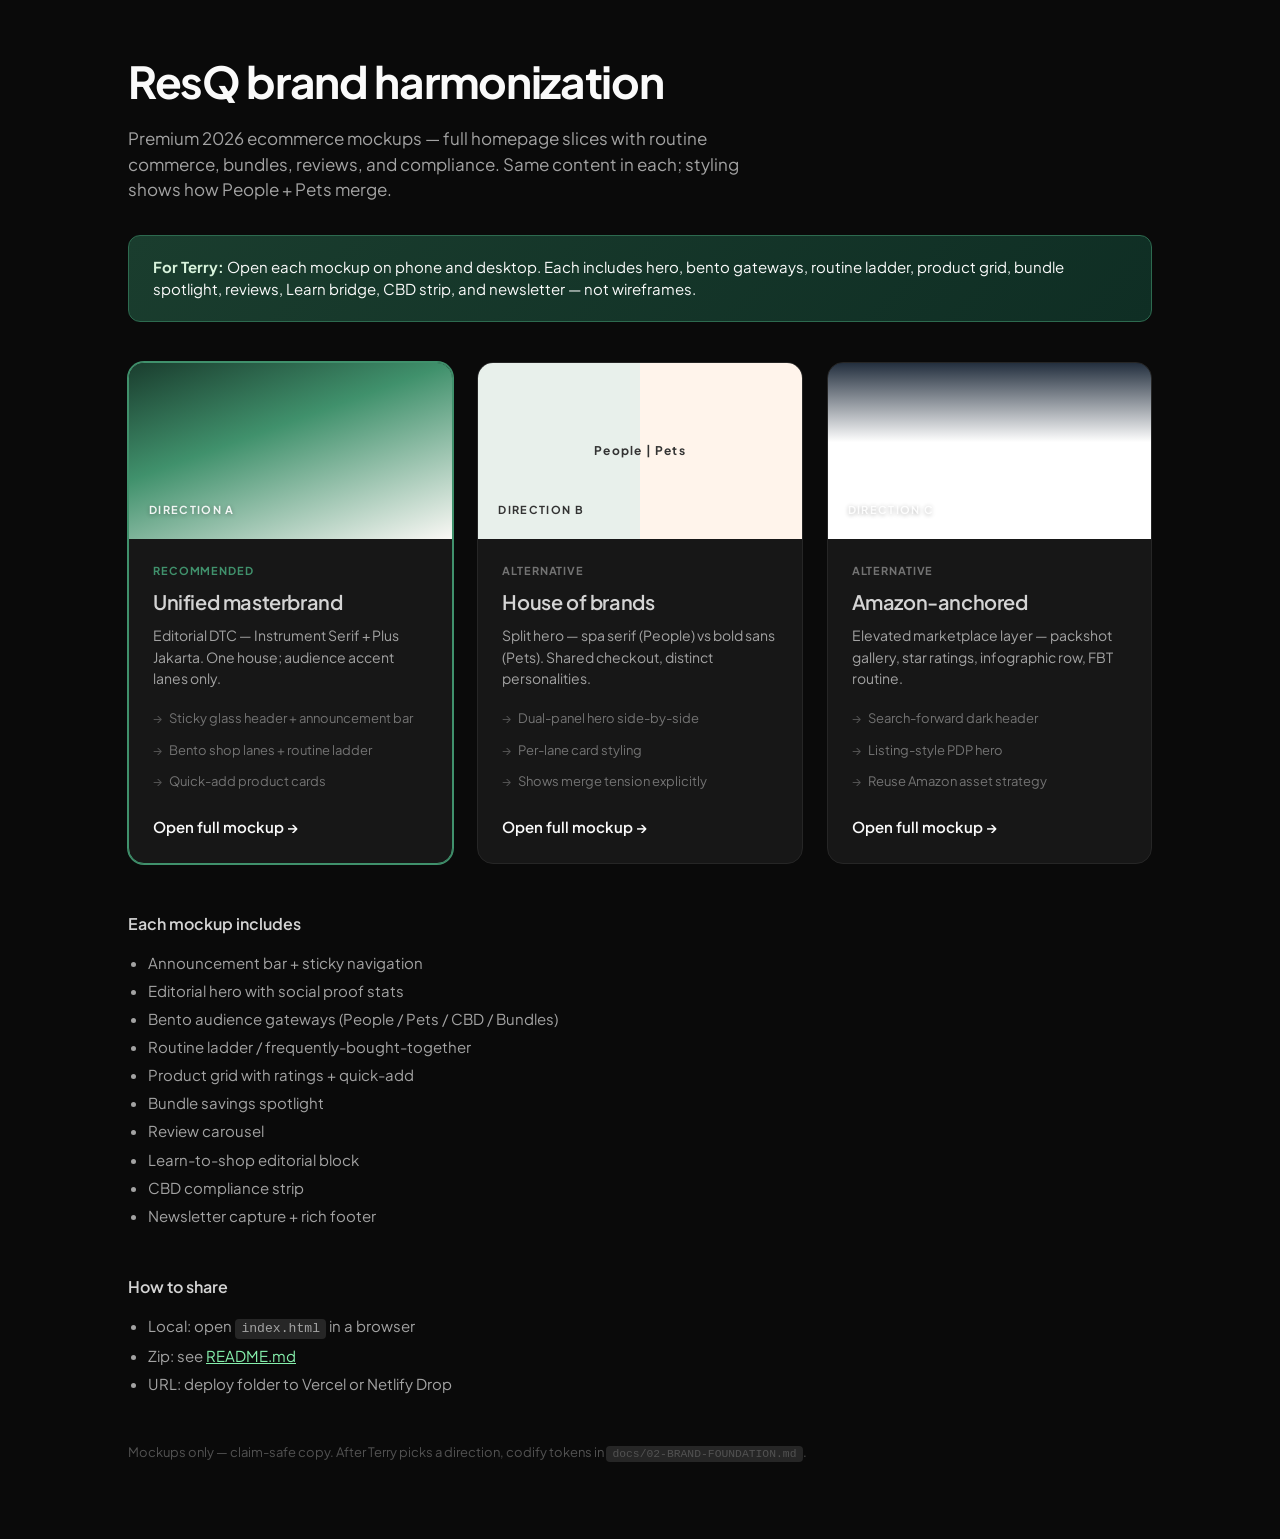
<file: brand-proofs/index.html>
<!DOCTYPE html>
<html lang="en">
<head>
  <meta charset="UTF-8">
  <meta name="viewport" content="width=device-width, initial-scale=1.0">
  <title>ResQ Brand Harmonization Proofs</title>
  <link rel="preconnect" href="https://fonts.googleapis.com">
  <link rel="preconnect" href="https://fonts.gstatic.com" crossorigin>
  <link href="https://fonts.googleapis.com/css2?family=Plus+Jakarta+Sans:wght@400;600;700&display=swap" rel="stylesheet">
  <style>
    *, *::before, *::after { box-sizing: border-box; }
    body {
      margin: 0;
      font-family: 'Plus Jakarta Sans', system-ui, sans-serif;
      background: #0a0a0a;
      color: #fafafa;
      line-height: 1.5;
    }
    .wrap { width: min(100% - 2rem, 64rem); margin: 0 auto; padding: 3rem 0 4rem; }
    h1 { font-size: clamp(2rem, 5vw, 2.75rem); letter-spacing: -0.03em; margin: 0 0 0.75rem; }
    .lead { color: #a3a3a3; max-width: 52ch; font-size: 1.0625rem; margin: 0 0 2rem; }
    .meta {
      background: linear-gradient(135deg, #1a3d2e, #0f2e24);
      border: 1px solid #2d6a4f;
      border-radius: 12px;
      padding: 1.25rem 1.5rem;
      margin-bottom: 2.5rem;
      font-size: 0.9375rem;
    }
    .meta strong { color: #d8f3dc; }
    .grid { display: grid; gap: 1.5rem; }
    @media (min-width: 768px) { .grid { grid-template-columns: repeat(3, 1fr); } }
    .card {
      background: #171717;
      border: 1px solid #262626;
      border-radius: 16px;
      overflow: hidden;
      text-decoration: none;
      color: inherit;
      display: flex;
      flex-direction: column;
      transition: transform 0.25s, border-color 0.25s, box-shadow 0.25s;
    }
    .card:hover {
      transform: translateY(-6px);
      border-color: #404040;
      box-shadow: 0 24px 48px rgba(0,0,0,0.4);
    }
    .card--rec { border-color: #40916c; box-shadow: 0 0 0 1px #40916c; }
    .card__preview {
      height: 11rem;
      display: flex;
      align-items: flex-end;
      padding: 1.25rem;
      position: relative;
      overflow: hidden;
    }
    .card__preview--a {
      background: linear-gradient(160deg, #1a3d2e 0%, #40916c 40%, #faf8f5 100%);
    }
    .card__preview--b {
      background: linear-gradient(90deg, #e8f0eb 50%, #fff4eb 50%);
    }
    .card__preview--b::after {
      content: 'People | Pets';
      position: absolute;
      top: 50%; left: 50%;
      transform: translate(-50%, -50%);
      font-size: 0.75rem;
      font-weight: 700;
      color: #333;
      letter-spacing: 0.1em;
    }
    .card__preview--c {
      background: linear-gradient(180deg, #232f3e 0%, #fff 45%);
    }
    .card__preview-label {
      font-size: 0.6875rem;
      font-weight: 700;
      letter-spacing: 0.12em;
      text-transform: uppercase;
      color: rgba(255,255,255,0.9);
      text-shadow: 0 1px 4px rgba(0,0,0,0.3);
    }
    .card__preview--b .card__preview-label { color: #333; text-shadow: none; }
    .card__body { padding: 1.5rem; flex: 1; }
    .card__tag { font-size: 0.6875rem; font-weight: 700; text-transform: uppercase; letter-spacing: 0.08em; color: #737373; margin: 0 0 0.5rem; }
    .card--rec .card__tag { color: #40916c; }
    .card__title { font-size: 1.25rem; margin: 0 0 0.5rem; letter-spacing: -0.02em; }
    .card__desc { font-size: 0.875rem; color: #a3a3a3; margin: 0 0 1rem; line-height: 1.55; }
    .card__features { list-style: none; margin: 0 0 1.25rem; padding: 0; font-size: 0.8125rem; color: #737373; }
    .card__features li { padding: 0.2rem 0; padding-left: 1rem; position: relative; }
    .card__features li::before { content: '→'; position: absolute; left: 0; color: #525252; }
    .card__cta { font-size: 0.9375rem; font-weight: 600; color: #fafafa; }
    section { margin-top: 3rem; }
    h2 { font-size: 1rem; font-weight: 600; margin: 0 0 1rem; color: #d4d4d4; }
    ul { margin: 0; padding-left: 1.25rem; color: #a3a3a3; font-size: 0.9375rem; }
    li { margin-bottom: 0.35rem; }
    a { color: #86efac; }
    footer { margin-top: 3rem; font-size: 0.8125rem; color: #525252; }
    code { background: #262626; padding: 0.15rem 0.4rem; border-radius: 4px; font-size: 0.875em; }
  </style>
</head>
<body>
  <div class="wrap">
    <h1>ResQ brand harmonization</h1>
    <p class="lead">Premium 2026 ecommerce mockups — full homepage slices with routine commerce, bundles, reviews, and compliance. Same content in each; styling shows how People + Pets merge.</p>

    <p class="meta"><strong>For Terry:</strong> Open each mockup on phone and desktop. Each includes hero, bento gateways, routine ladder, product grid, bundle spotlight, reviews, Learn bridge, CBD strip, and newsletter — not wireframes.</p>

    <div class="grid">
      <a class="card card--rec" href="direction-a-masterbrand.html">
        <div class="card__preview card__preview--a">
          <span class="card__preview-label">Direction A</span>
        </div>
        <div class="card__body">
          <p class="card__tag">Recommended</p>
          <h2 class="card__title">Unified masterbrand</h2>
          <p class="card__desc">Editorial DTC — Instrument Serif + Plus Jakarta. One house; audience accent lanes only.</p>
          <ul class="card__features">
            <li>Sticky glass header + announcement bar</li>
            <li>Bento shop lanes + routine ladder</li>
            <li>Quick-add product cards</li>
          </ul>
          <span class="card__cta">Open full mockup →</span>
        </div>
      </a>

      <a class="card" href="direction-b-house-of-brands.html">
        <div class="card__preview card__preview--b">
          <span class="card__preview-label">Direction B</span>
        </div>
        <div class="card__body">
          <p class="card__tag">Alternative</p>
          <h2 class="card__title">House of brands</h2>
          <p class="card__desc">Split hero — spa serif (People) vs bold sans (Pets). Shared checkout, distinct personalities.</p>
          <ul class="card__features">
            <li>Dual-panel hero side-by-side</li>
            <li>Per-lane card styling</li>
            <li>Shows merge tension explicitly</li>
          </ul>
          <span class="card__cta">Open full mockup →</span>
        </div>
      </a>

      <a class="card" href="direction-c-amazon-anchored.html">
        <div class="card__preview card__preview--c">
          <span class="card__preview-label">Direction C</span>
        </div>
        <div class="card__body">
          <p class="card__tag">Alternative</p>
          <h2 class="card__title">Amazon-anchored</h2>
          <p class="card__desc">Elevated marketplace layer — packshot gallery, star ratings, infographic row, FBT routine.</p>
          <ul class="card__features">
            <li>Search-forward dark header</li>
            <li>Listing-style PDP hero</li>
            <li>Reuse Amazon asset strategy</li>
          </ul>
          <span class="card__cta">Open full mockup →</span>
        </div>
      </a>
    </div>

    <section>
      <h2>Each mockup includes</h2>
      <ul>
        <li>Announcement bar + sticky navigation</li>
        <li>Editorial hero with social proof stats</li>
        <li>Bento audience gateways (People / Pets / CBD / Bundles)</li>
        <li>Routine ladder / frequently-bought-together</li>
        <li>Product grid with ratings + quick-add</li>
        <li>Bundle savings spotlight</li>
        <li>Review carousel</li>
        <li>Learn-to-shop editorial block</li>
        <li>CBD compliance strip</li>
        <li>Newsletter capture + rich footer</li>
      </ul>
    </section>

    <section>
      <h2>How to share</h2>
      <ul>
        <li>Local: open <code>index.html</code> in a browser</li>
        <li>Zip: see <a href="README.md">README.md</a></li>
        <li>URL: deploy folder to Vercel or Netlify Drop</li>
      </ul>
    </section>

    <footer>
      <p>Mockups only — claim-safe copy. After Terry picks a direction, codify tokens in <code>docs/02-BRAND-FOUNDATION.md</code>.</p>
    </footer>
  </div>
</body>
</html>
</file>
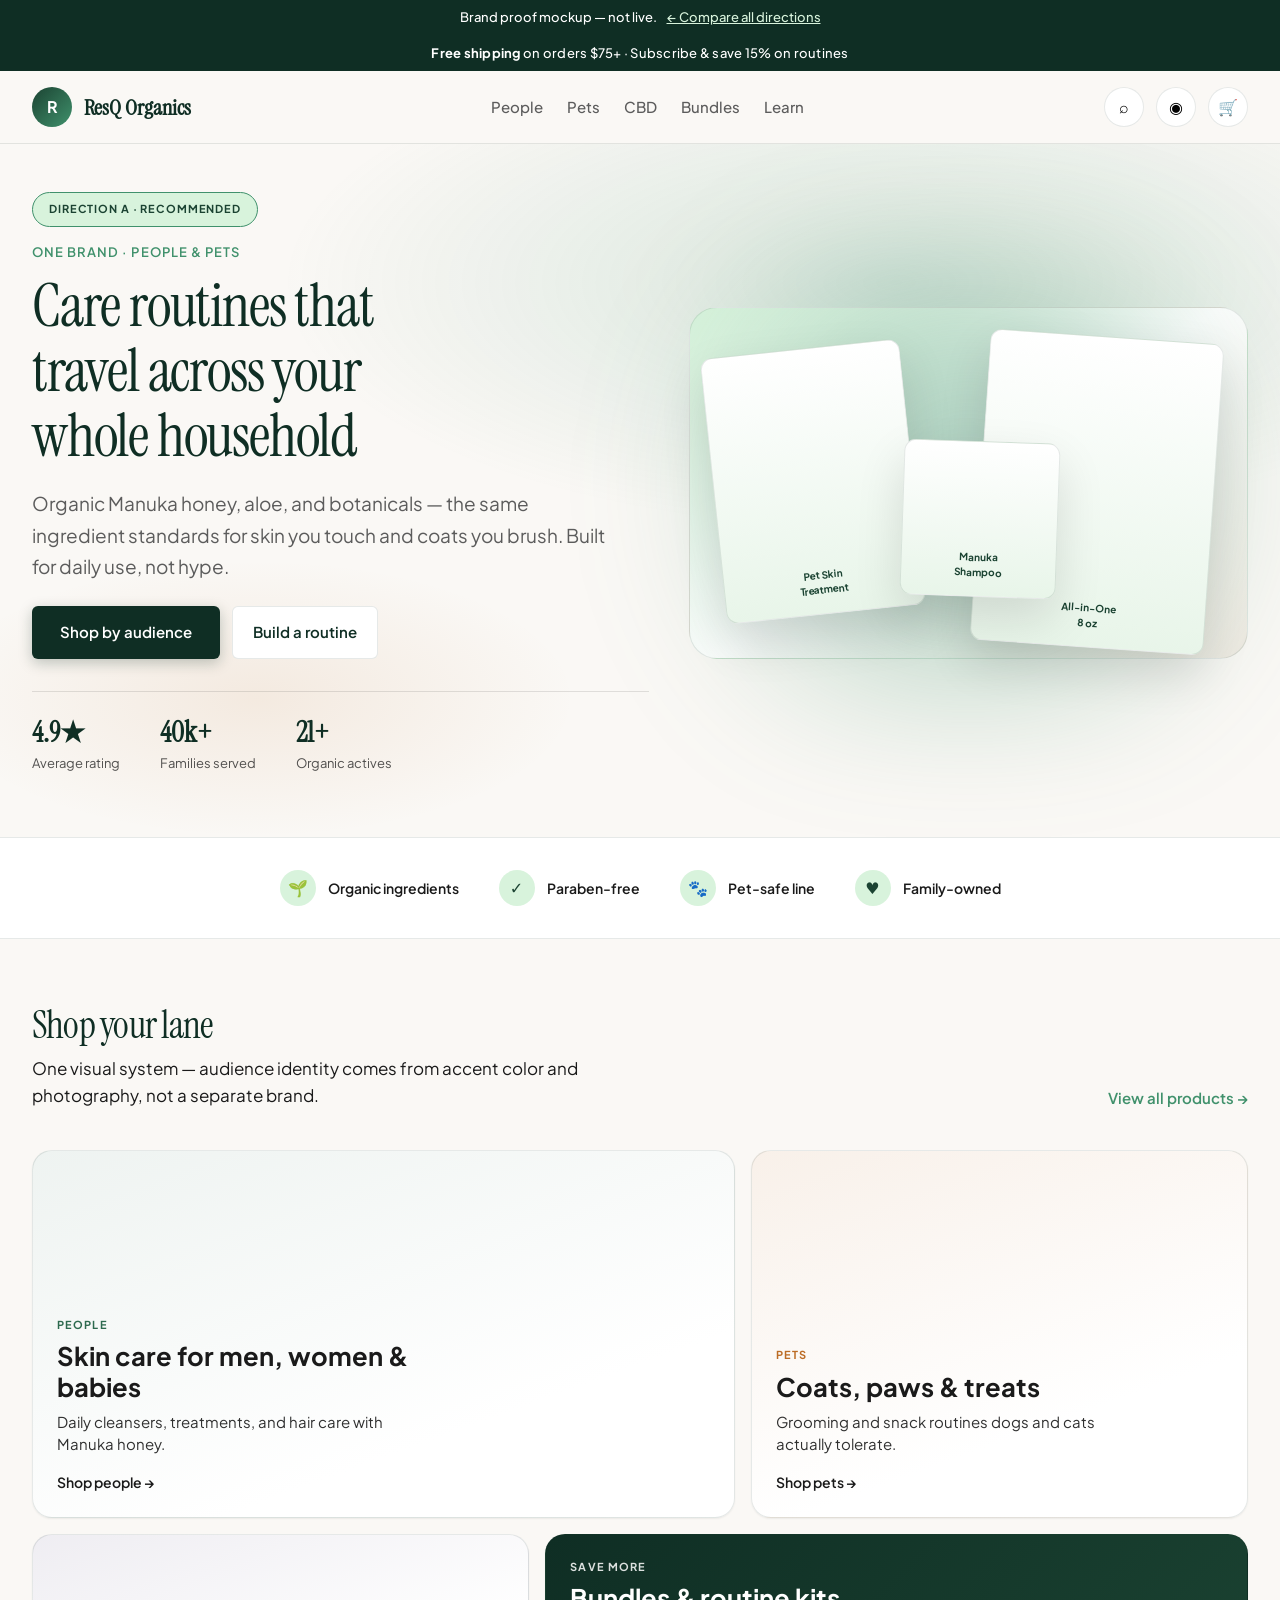
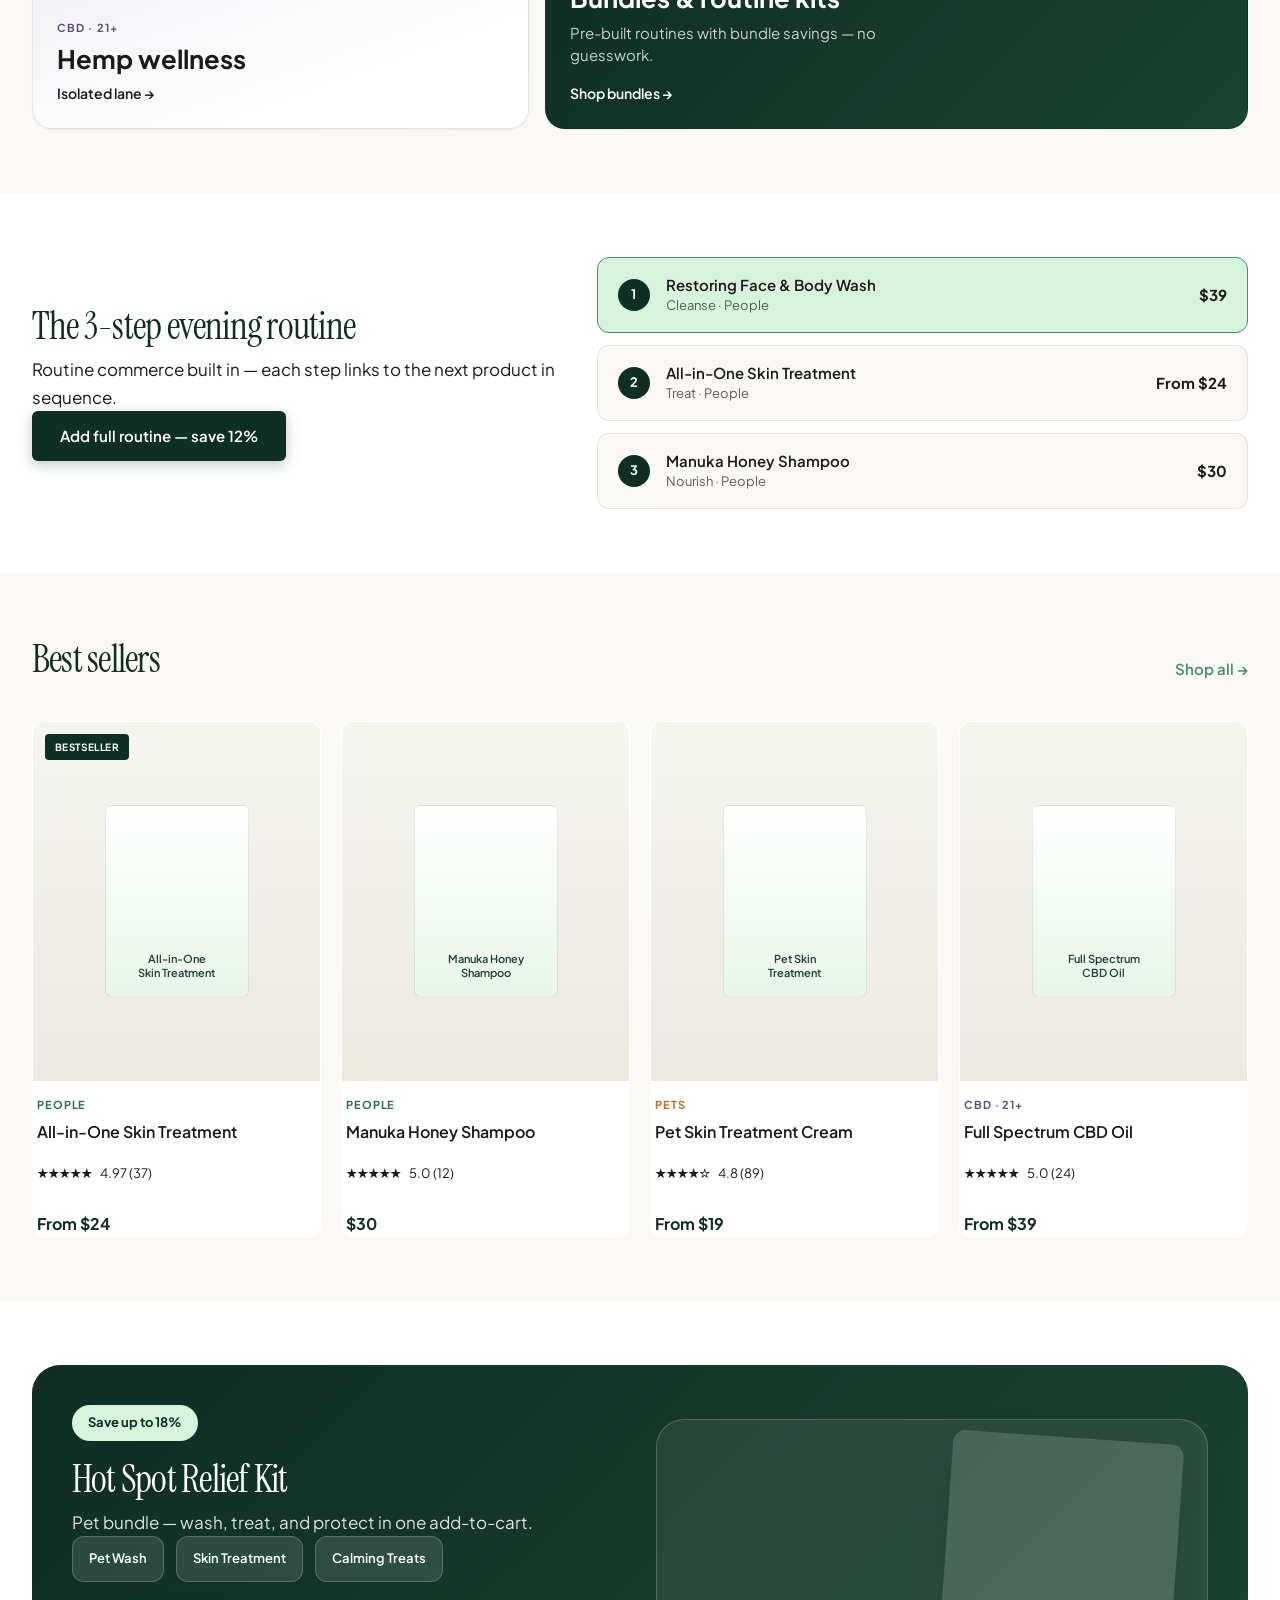
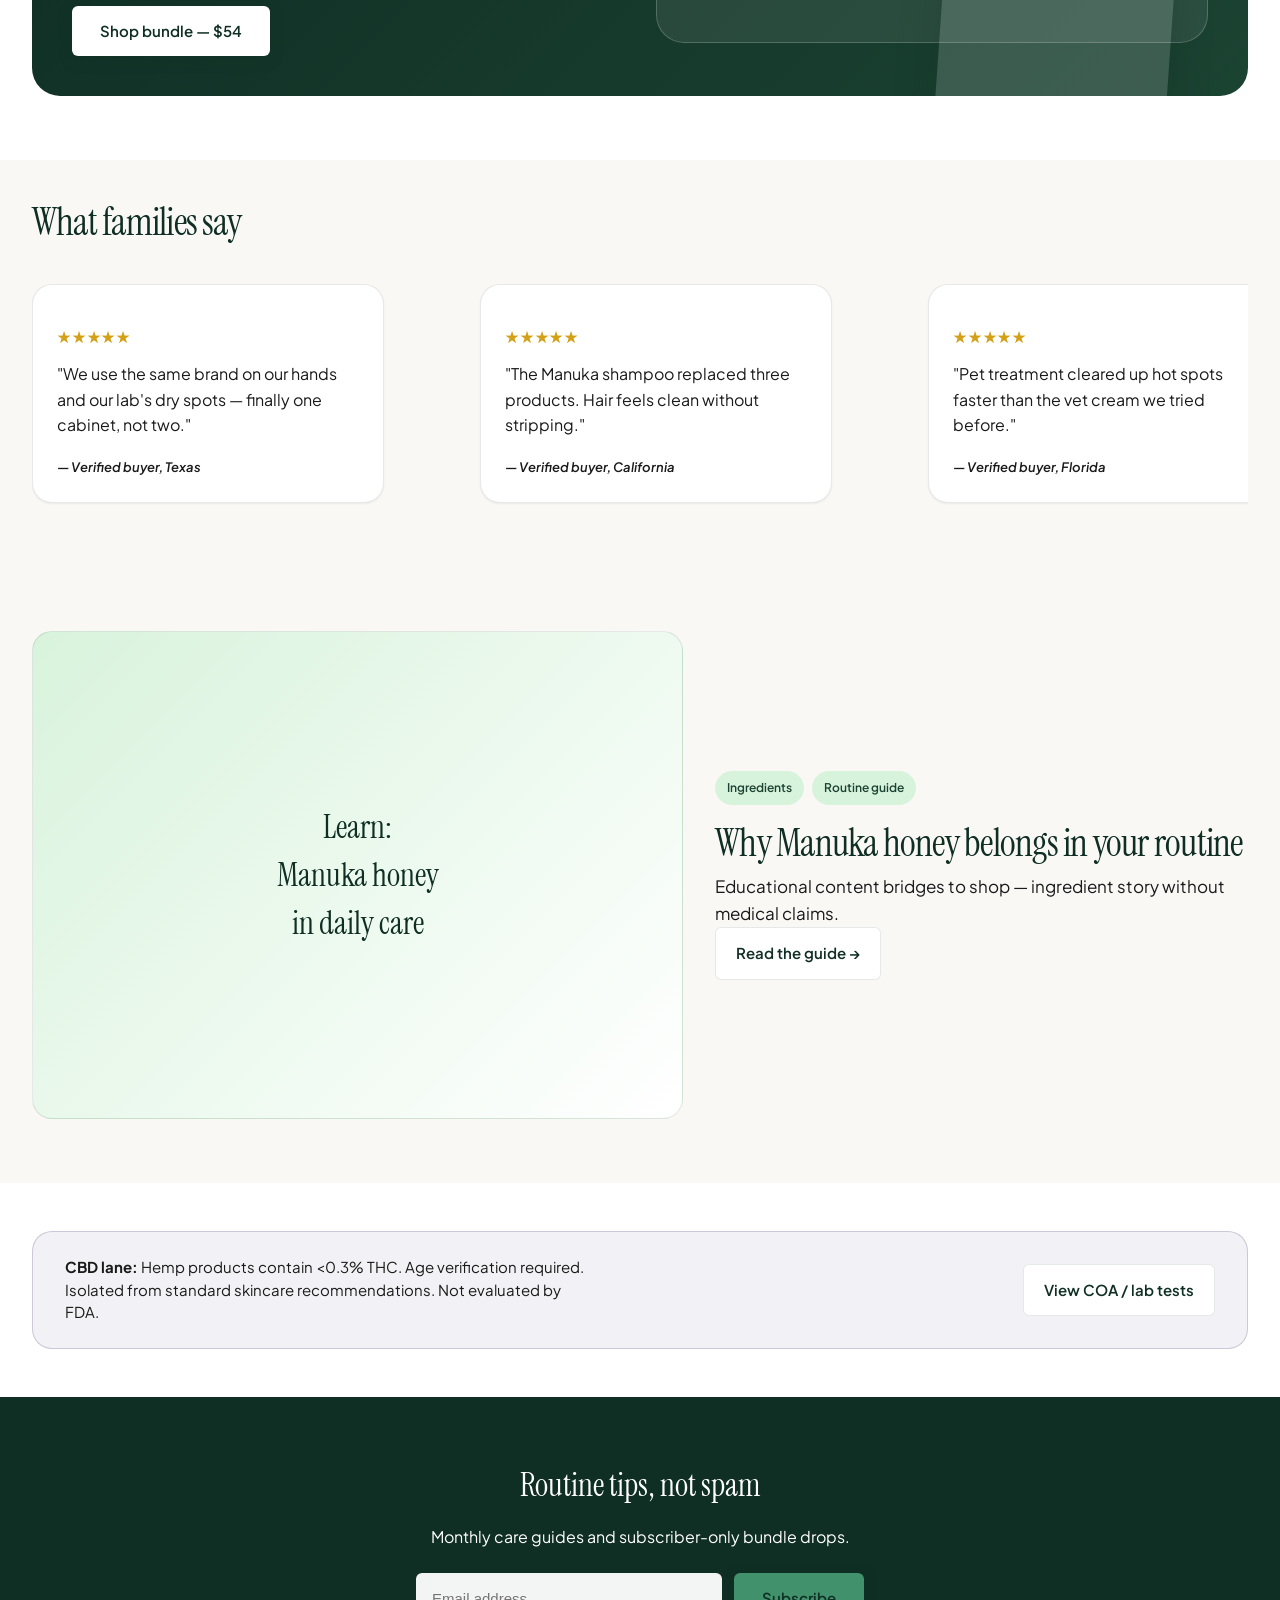
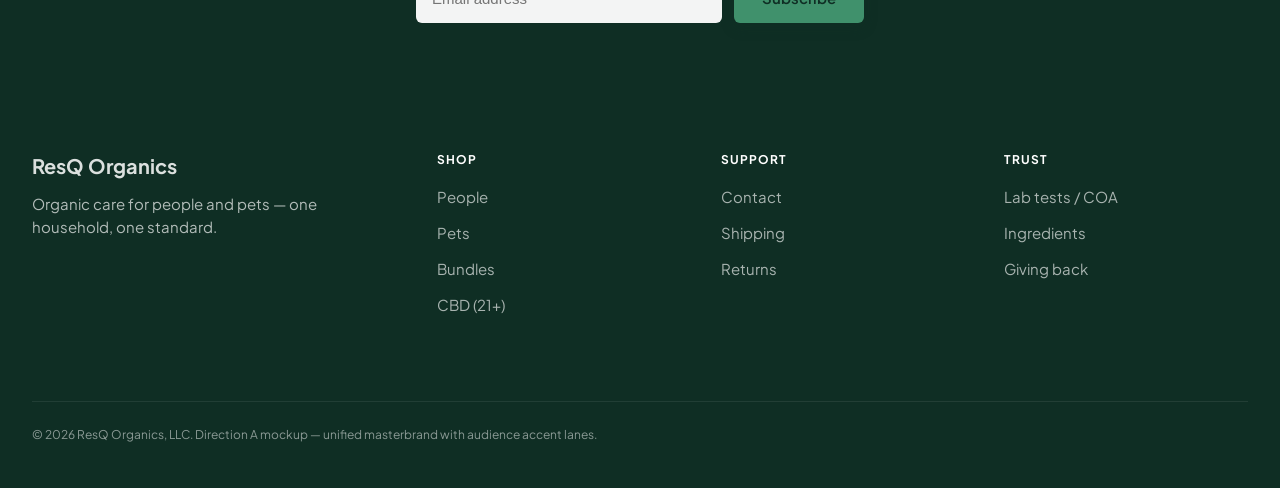
<file: brand-proofs/direction-a-masterbrand.html>
<!DOCTYPE html>
<html lang="en">
<head>
  <meta charset="UTF-8">
  <meta name="viewport" content="width=device-width, initial-scale=1.0">
  <title>Direction A — Unified Masterbrand | ResQ Brand Proofs</title>
  <link rel="stylesheet" href="assets/base.css">
  <link rel="stylesheet" href="assets/direction-a.css">
</head>
<body class="direction-a">
  <div class="proof-banner">Brand proof mockup — not live. <a href="index.html">← Compare all directions</a></div>

  <div class="announce-bar"><strong>Free shipping</strong> on orders $75+ · Subscribe &amp; save 15% on routines</div>

  <div class="site-header-wrap">
    <header class="site-header container">
      <a class="site-header__logo" href="#">
        <span class="site-header__logo-mark">R</span>
        ResQ Organics
      </a>
      <div class="site-header__nav-wrap">
        <nav aria-label="Primary">
          <ul class="site-header__nav">
            <li><a href="#shop-people">People</a></li>
            <li><a href="#shop-pets">Pets</a></li>
            <li><a href="#cbd">CBD</a></li>
            <li><a href="#bundles">Bundles</a></li>
            <li><a href="#learn">Learn</a></li>
          </ul>
        </nav>
      </div>
      <div class="site-header__actions">
        <button class="icon-btn" type="button" aria-label="Search">⌕</button>
        <button class="icon-btn" type="button" aria-label="Account">◉</button>
        <button class="icon-btn" type="button" aria-label="Cart">🛒</button>
      </div>
    </header>
  </div>

  <main>
    <section class="hero">
      <div class="container hero__grid">
        <div>
          <span class="direction-tag">Direction A · Recommended</span>
          <p class="hero__eyebrow">One brand · People &amp; Pets</p>
          <h1 class="hero__title">Care routines that travel across your whole household</h1>
          <p class="hero__lead">Organic Manuka honey, aloe, and botanicals — the same ingredient standards for skin you touch and coats you brush. Built for daily use, not hype.</p>
          <div class="hero__actions">
            <a class="btn btn--primary" href="#gateways">Shop by audience</a>
            <a class="btn btn--ghost" href="#routine">Build a routine</a>
          </div>
          <div class="hero__stats">
            <div><p class="stat__value">4.9★</p><p class="stat__label">Average rating</p></div>
            <div><p class="stat__value">40k+</p><p class="stat__label">Families served</p></div>
            <div><p class="stat__value">21+</p><p class="stat__label">Organic actives</p></div>
          </div>
        </div>
        <div class="hero__visual" aria-hidden="true">
          <div class="hero__glow"></div>
          <div class="mock-product mock-product--1">All-in-One<br>8 oz</div>
          <div class="mock-product mock-product--2">Pet Skin<br>Treatment</div>
          <div class="mock-product mock-product--3">Manuka<br>Shampoo</div>
        </div>
      </div>
    </section>

    <div class="trust-marquee">
      <div class="trust-marquee__item"><span class="trust-marquee__icon">🌱</span> Organic ingredients</div>
      <div class="trust-marquee__item"><span class="trust-marquee__icon">✓</span> Paraben-free</div>
      <div class="trust-marquee__item"><span class="trust-marquee__icon">🐾</span> Pet-safe line</div>
      <div class="trust-marquee__item"><span class="trust-marquee__icon">♥</span> Family-owned</div>
    </div>

    <section class="section section--alt" id="gateways">
      <div class="container">
        <div class="section__header">
          <div>
            <h2 class="section__title">Shop your lane</h2>
            <p class="section__lead">One visual system — audience identity comes from accent color and photography, not a separate brand.</p>
          </div>
          <a class="section__link" href="#shop">View all products →</a>
        </div>
        <div class="bento">
          <a class="bento__cell bento__cell--hero bento__cell--people" href="#shop-people" id="shop-people">
            <p class="bento__label">People</p>
            <h3 class="bento__title">Skin care for men, women &amp; babies</h3>
            <p class="bento__desc">Daily cleansers, treatments, and hair care with Manuka honey.</p>
            <span class="bento__cta">Shop people →</span>
          </a>
          <a class="bento__cell bento__cell--tall bento__cell--pets" href="#shop-pets" id="shop-pets">
            <p class="bento__label">Pets</p>
            <h3 class="bento__title">Coats, paws &amp; treats</h3>
            <p class="bento__desc">Grooming and snack routines dogs and cats actually tolerate.</p>
            <span class="bento__cta">Shop pets →</span>
          </a>
          <a class="bento__cell bento__cell--sm bento__cell--cbd" href="#cbd" id="cbd">
            <p class="bento__label">CBD · 21+</p>
            <h3 class="bento__title">Hemp wellness</h3>
            <span class="bento__cta">Isolated lane →</span>
          </a>
          <a class="bento__cell bento__cell--wide bento__cell--bundles" href="#bundles" id="bundles">
            <p class="bento__label">Save more</p>
            <h3 class="bento__title">Bundles &amp; routine kits</h3>
            <p class="bento__desc">Pre-built routines with bundle savings — no guesswork.</p>
            <span class="bento__cta">Shop bundles →</span>
          </a>
        </div>
      </div>
    </section>

    <section class="section" id="routine">
      <div class="container routine">
        <div>
          <h2 class="section__title">The 3-step evening routine</h2>
          <p class="section__lead">Routine commerce built in — each step links to the next product in sequence.</p>
          <a class="btn btn--primary" href="#">Add full routine — save 12%</a>
        </div>
        <ol class="routine__steps">
          <li class="routine__step routine__step--active">
            <span class="routine__num">1</span>
            <div><p class="routine__name">Restoring Face &amp; Body Wash</p><p class="routine__meta">Cleanse · People</p></div>
            <span class="routine__price">$39</span>
          </li>
          <li class="routine__step">
            <span class="routine__num">2</span>
            <div><p class="routine__name">All-in-One Skin Treatment</p><p class="routine__meta">Treat · People</p></div>
            <span class="routine__price">From $24</span>
          </li>
          <li class="routine__step">
            <span class="routine__num">3</span>
            <div><p class="routine__name">Manuka Honey Shampoo</p><p class="routine__meta">Nourish · People</p></div>
            <span class="routine__price">$30</span>
          </li>
        </ol>
      </div>
    </section>

    <section class="section section--alt" id="shop">
      <div class="container">
        <div class="section__header">
          <div><h2 class="section__title">Best sellers</h2></div>
          <a class="section__link" href="#">Shop all →</a>
        </div>
        <div class="product-grid">
          <article class="product-card product-card--people">
            <div class="product-card__image">
              <span class="product-card__badge">Bestseller</span>
              <div class="product-placeholder">All-in-One<br>Skin Treatment</div>
              <button class="product-card__quick" type="button">Quick add</button>
            </div>
            <div class="product-card__body">
              <span class="product-card__audience">People</span>
              <h3 class="product-card__name">All-in-One Skin Treatment</h3>
              <p class="product-card__rating"><span class="stars">★★★★★</span> 4.97 (37)</p>
              <div class="product-card__price-row"><span class="product-card__price">From $24</span></div>
            </div>
          </article>
          <article class="product-card product-card--people">
            <div class="product-card__image">
              <div class="product-placeholder">Manuka Honey<br>Shampoo</div>
              <button class="product-card__quick" type="button">Quick add</button>
            </div>
            <div class="product-card__body">
              <span class="product-card__audience">People</span>
              <h3 class="product-card__name">Manuka Honey Shampoo</h3>
              <p class="product-card__rating"><span class="stars">★★★★★</span> 5.0 (12)</p>
              <div class="product-card__price-row"><span class="product-card__price">$30</span></div>
            </div>
          </article>
          <article class="product-card product-card--pets">
            <div class="product-card__image">
              <div class="product-placeholder">Pet Skin<br>Treatment</div>
              <button class="product-card__quick" type="button">Quick add</button>
            </div>
            <div class="product-card__body">
              <span class="product-card__audience">Pets</span>
              <h3 class="product-card__name">Pet Skin Treatment Cream</h3>
              <p class="product-card__rating"><span class="stars">★★★★☆</span> 4.8 (89)</p>
              <div class="product-card__price-row"><span class="product-card__price">From $19</span></div>
            </div>
          </article>
          <article class="product-card product-card--cbd">
            <div class="product-card__image">
              <div class="product-placeholder">Full Spectrum<br>CBD Oil</div>
              <button class="product-card__quick" type="button">Quick add</button>
            </div>
            <div class="product-card__body">
              <span class="product-card__audience">CBD · 21+</span>
              <h3 class="product-card__name">Full Spectrum CBD Oil</h3>
              <p class="product-card__rating"><span class="stars">★★★★★</span> 5.0 (24)</p>
              <div class="product-card__price-row"><span class="product-card__price">From $39</span></div>
            </div>
          </article>
        </div>
      </div>
    </section>

    <section class="section">
      <div class="container bundle-spotlight">
        <div>
          <span class="bundle-spotlight__savings">Save up to 18%</span>
          <h2 class="section__title">Hot Spot Relief Kit</h2>
          <p class="section__lead" style="color:rgba(255,255,255,0.85);">Pet bundle — wash, treat, and protect in one add-to-cart.</p>
          <div class="bundle-spotlight__items">
            <span class="bundle-chip">Pet Wash</span>
            <span class="bundle-chip">Skin Treatment</span>
            <span class="bundle-chip">Calming Treats</span>
          </div>
          <a class="btn btn--primary" href="#" style="margin-top:1.5rem;background:#fff;color:#0f2e24;">Shop bundle — $54</a>
        </div>
        <div class="hero__visual" style="min-height:14rem;background:rgba(255,255,255,0.08);border:1px solid rgba(255,255,255,0.2);">
          <div class="mock-product mock-product--1" style="background:rgba(255,255,255,0.15);color:#fff;border:none;">Bundle<br>3 items</div>
        </div>
      </div>
    </section>

    <section class="reviews-strip">
      <div class="container">
        <h2 class="section__title" style="margin-bottom:1.5rem;">What families say</h2>
        <div class="reviews-scroll">
          <blockquote class="review-card">
            <p class="review-card__stars">★★★★★</p>
            <p class="review-card__quote">"We use the same brand on our hands and our lab's dry spots — finally one cabinet, not two."</p>
            <cite class="review-card__author">— Verified buyer, Texas</cite>
          </blockquote>
          <blockquote class="review-card">
            <p class="review-card__stars">★★★★★</p>
            <p class="review-card__quote">"The Manuka shampoo replaced three products. Hair feels clean without stripping."</p>
            <cite class="review-card__author">— Verified buyer, California</cite>
          </blockquote>
          <blockquote class="review-card">
            <p class="review-card__stars">★★★★★</p>
            <p class="review-card__quote">"Pet treatment cleared up hot spots faster than the vet cream we tried before."</p>
            <cite class="review-card__author">— Verified buyer, Florida</cite>
          </blockquote>
        </div>
      </div>
    </section>

    <section class="section section--alt" id="learn">
      <div class="container editorial">
        <div class="editorial__visual">Learn:<br>Manuka honey<br>in daily care</div>
        <div>
          <div class="editorial__tags">
            <span class="tag">Ingredients</span>
            <span class="tag">Routine guide</span>
          </div>
          <h2 class="section__title">Why Manuka honey belongs in your routine</h2>
          <p class="section__lead">Educational content bridges to shop — ingredient story without medical claims.</p>
          <a class="btn btn--ghost" href="#">Read the guide →</a>
        </div>
      </div>
    </section>

    <section class="section section--tight">
      <div class="container compliance-strip">
        <p class="compliance-strip__text"><strong>CBD lane:</strong> Hemp products contain &lt;0.3% THC. Age verification required. Isolated from standard skincare recommendations. Not evaluated by FDA.</p>
        <a class="btn btn--ghost" href="#">View COA / lab tests</a>
      </div>
    </section>

    <section class="newsletter">
      <div class="container container--narrow">
        <h2 class="newsletter__title">Routine tips, not spam</h2>
        <p>Monthly care guides and subscriber-only bundle drops.</p>
        <form class="newsletter__form" onsubmit="return false;">
          <input class="newsletter__input" type="email" placeholder="Email address" aria-label="Email">
          <button class="btn btn--primary" type="submit">Subscribe</button>
        </form>
      </div>
    </section>
  </main>

  <footer class="site-footer">
    <div class="container site-footer__grid">
      <div>
        <p class="site-footer__brand">ResQ Organics</p>
        <p class="site-footer__tagline">Organic care for people and pets — one household, one standard.</p>
      </div>
      <div>
        <p class="footer-col__title">Shop</p>
        <ul class="footer-col__links">
          <li><a href="#">People</a></li>
          <li><a href="#">Pets</a></li>
          <li><a href="#">Bundles</a></li>
          <li><a href="#">CBD (21+)</a></li>
        </ul>
      </div>
      <div>
        <p class="footer-col__title">Support</p>
        <ul class="footer-col__links">
          <li><a href="#">Contact</a></li>
          <li><a href="#">Shipping</a></li>
          <li><a href="#">Returns</a></li>
        </ul>
      </div>
      <div>
        <p class="footer-col__title">Trust</p>
        <ul class="footer-col__links">
          <li><a href="#">Lab tests / COA</a></li>
          <li><a href="#">Ingredients</a></li>
          <li><a href="#">Giving back</a></li>
        </ul>
      </div>
      <p class="site-footer__legal">© 2026 ResQ Organics, LLC. Direction A mockup — unified masterbrand with audience accent lanes.</p>
    </div>
  </footer>
</body>
</html>
</file>
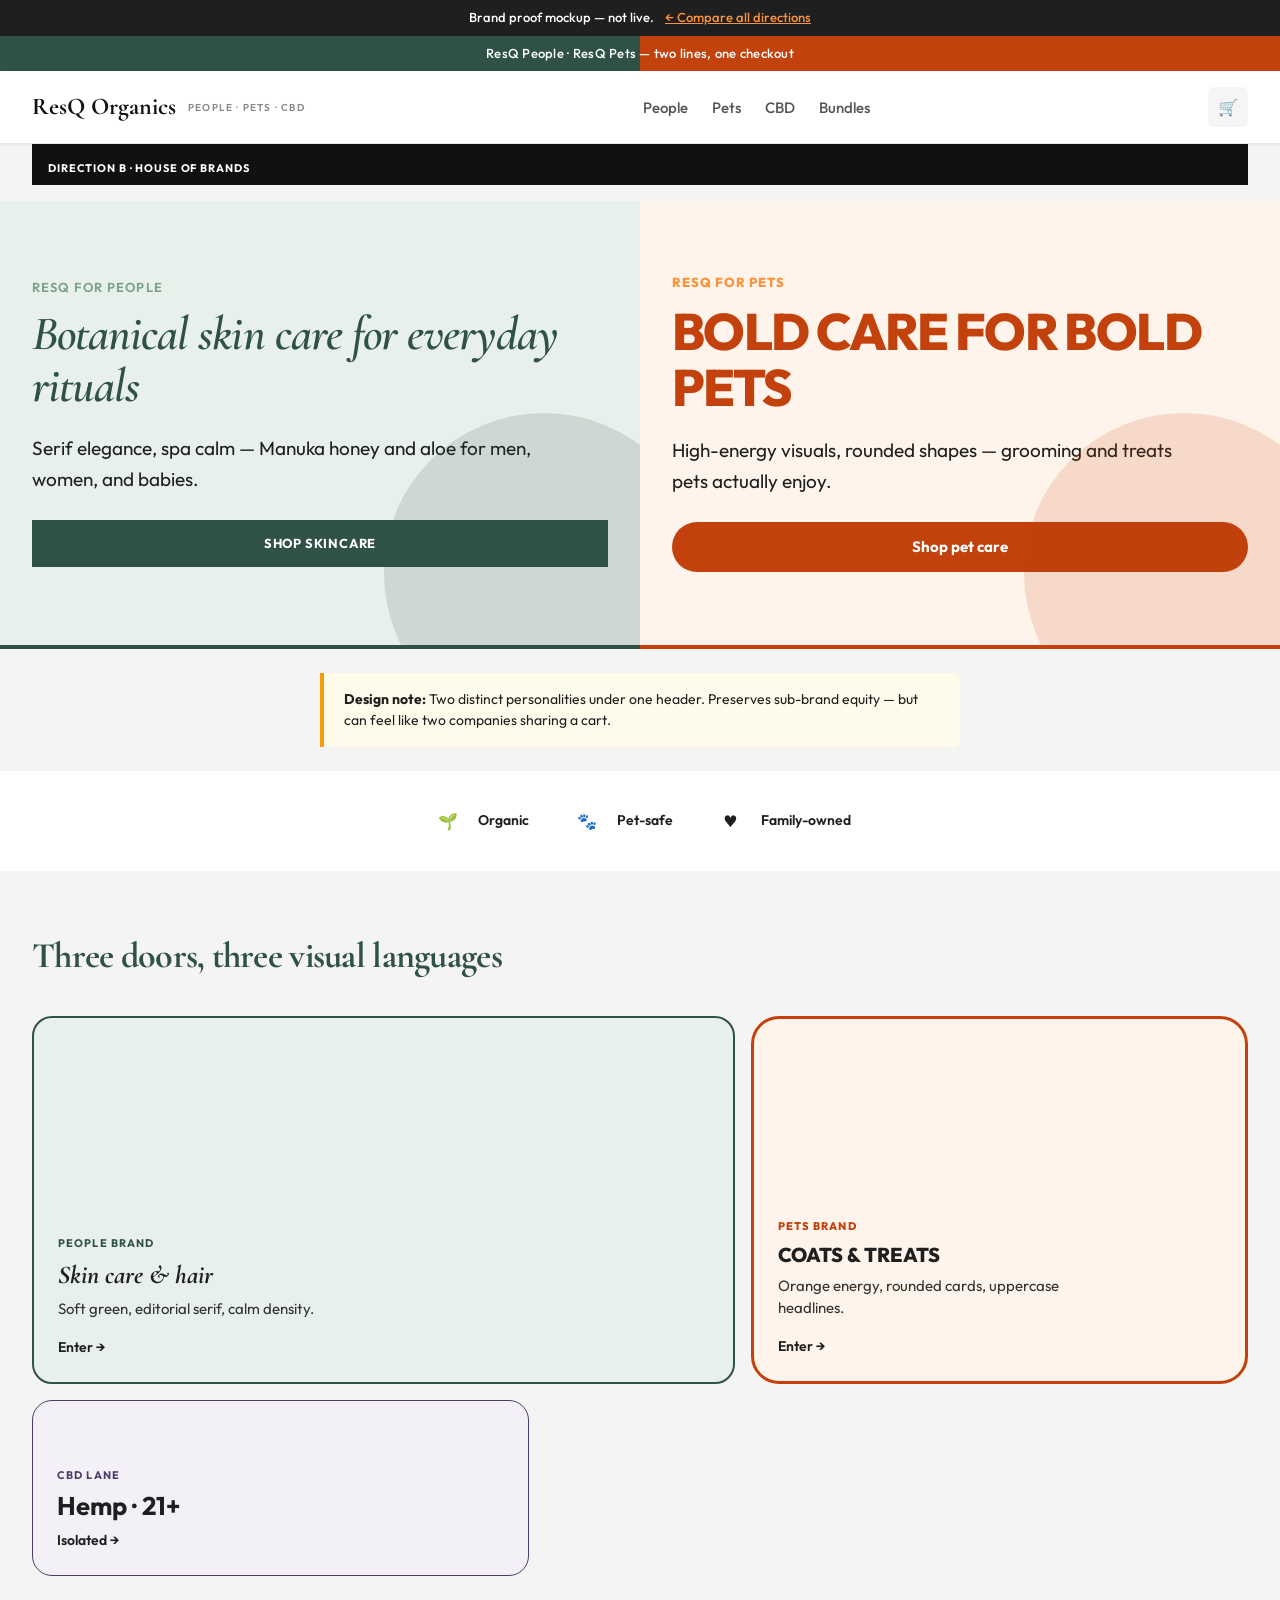
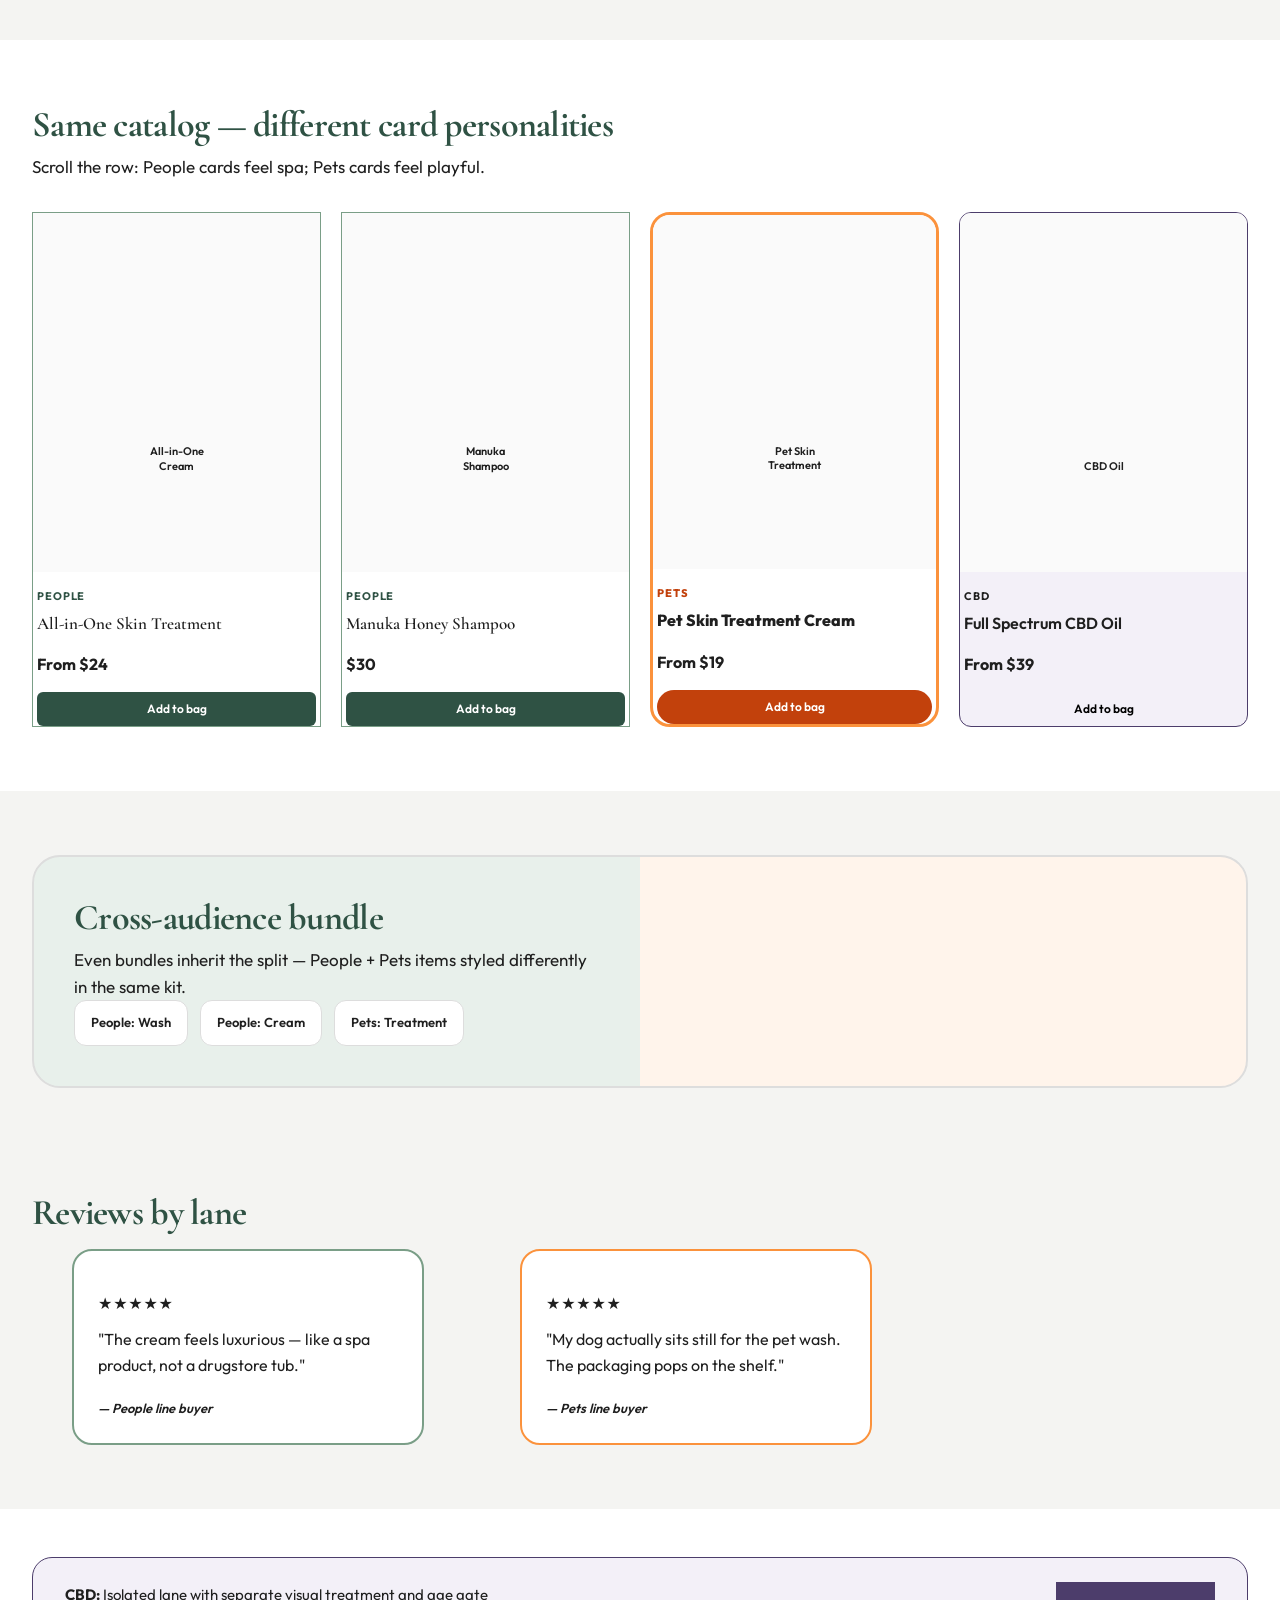
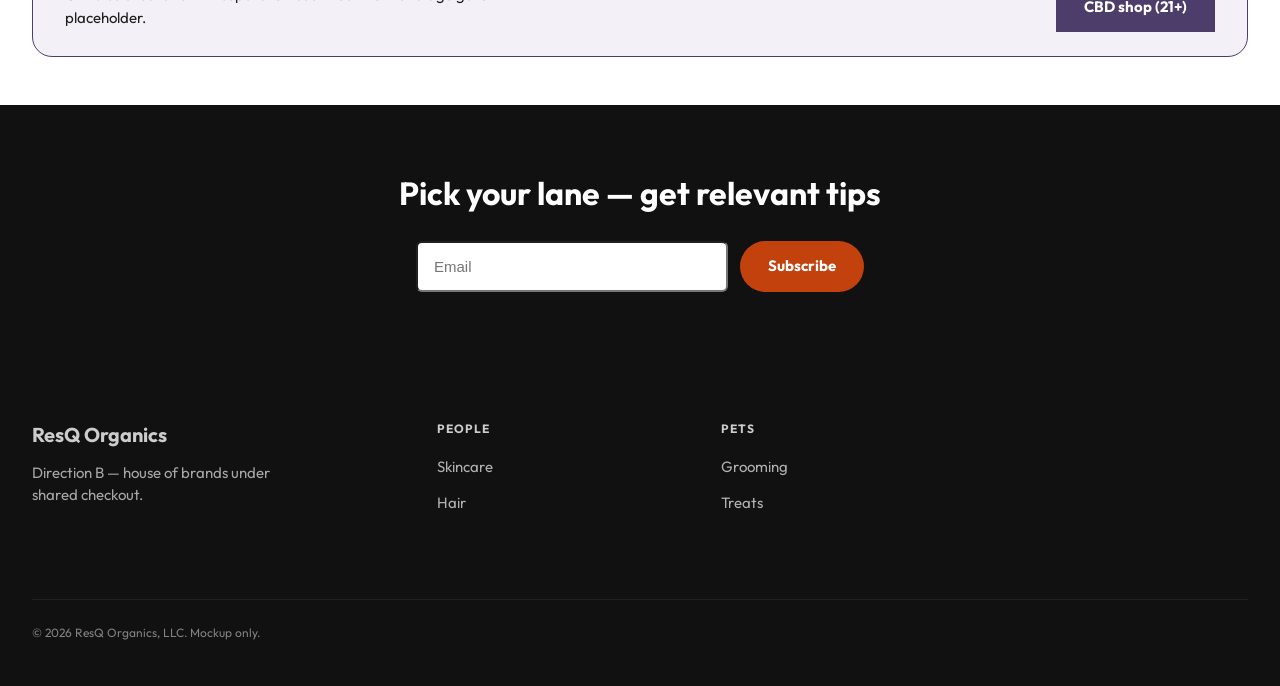
<file: brand-proofs/direction-b-house-of-brands.html>
<!DOCTYPE html>
<html lang="en">
<head>
  <meta charset="UTF-8">
  <meta name="viewport" content="width=device-width, initial-scale=1.0">
  <title>Direction B — House of Brands | ResQ Brand Proofs</title>
  <link rel="stylesheet" href="assets/base.css">
  <link rel="stylesheet" href="assets/direction-b.css">
</head>
<body class="direction-b">
  <div class="proof-banner">Brand proof mockup — not live. <a href="index.html">← Compare all directions</a></div>

  <div class="announce-bar">ResQ People · ResQ Pets — two lines, one checkout</div>

  <div class="site-header-wrap">
    <header class="site-header container">
      <a class="site-header__logo" href="#">
        ResQ Organics
        <span class="site-header__logo-sub">People · Pets · CBD</span>
      </a>
      <div class="site-header__nav-wrap">
        <nav aria-label="Primary">
          <ul class="site-header__nav">
            <li><a href="#people">People</a></li>
            <li><a href="#pets">Pets</a></li>
            <li><a href="#cbd">CBD</a></li>
            <li><a href="#bundles">Bundles</a></li>
          </ul>
        </nav>
      </div>
      <div class="site-header__actions">
        <button class="icon-btn" type="button" aria-label="Cart">🛒</button>
      </div>
    </header>
  </div>

  <main>
    <span class="direction-tag container" style="display:block;padding-top:1rem;">Direction B · House of brands</span>

    <section class="dual-hero">
      <div class="dual-hero__panel dual-hero__panel--people" id="people">
        <div class="dual-hero__deco" aria-hidden="true"></div>
        <p class="hero__eyebrow">ResQ for People</p>
        <h1 class="hero__title">Botanical skin care for everyday rituals</h1>
        <p class="hero__lead">Serif elegance, spa calm — Manuka honey and aloe for men, women, and babies.</p>
        <a class="btn btn--primary" href="#shop">Shop skincare</a>
      </div>
      <div class="dual-hero__panel dual-hero__panel--pets" id="pets">
        <div class="dual-hero__deco" aria-hidden="true"></div>
        <p class="hero__eyebrow">ResQ for Pets</p>
        <h1 class="hero__title">Bold care for bold pets</h1>
        <p class="hero__lead">High-energy visuals, rounded shapes — grooming and treats pets actually enjoy.</p>
        <a class="btn btn--primary" href="#shop">Shop pet care</a>
      </div>
    </section>

    <p class="contrast-note container"><strong>Design note:</strong> Two distinct personalities under one header. Preserves sub-brand equity — but can feel like two companies sharing a cart.</p>

    <div class="trust-marquee">
      <div class="trust-marquee__item"><span class="trust-marquee__icon">🌱</span> Organic</div>
      <div class="trust-marquee__item"><span class="trust-marquee__icon">🐾</span> Pet-safe</div>
      <div class="trust-marquee__item"><span class="trust-marquee__icon">♥</span> Family-owned</div>
    </div>

    <section class="section section--alt" id="gateways">
      <div class="container">
        <div class="section__header">
          <h2 class="section__title">Three doors, three visual languages</h2>
        </div>
        <div class="bento">
          <a class="bento__cell bento__cell--hero bento__cell--people" href="#people">
            <p class="bento__label">People brand</p>
            <h3 class="bento__title">Skin care &amp; hair</h3>
            <p class="bento__desc">Soft green, editorial serif, calm density.</p>
            <span class="bento__cta">Enter →</span>
          </a>
          <a class="bento__cell bento__cell--tall bento__cell--pets" href="#pets">
            <p class="bento__label">Pets brand</p>
            <h3 class="bento__title">Coats &amp; treats</h3>
            <p class="bento__desc">Orange energy, rounded cards, uppercase headlines.</p>
            <span class="bento__cta">Enter →</span>
          </a>
          <a class="bento__cell bento__cell--sm bento__cell--cbd" href="#cbd" id="cbd">
            <p class="bento__label">CBD lane</p>
            <h3 class="bento__title">Hemp · 21+</h3>
            <span class="bento__cta">Isolated →</span>
          </a>
        </div>
      </div>
    </section>

    <section class="section" id="shop">
      <div class="container">
        <h2 class="section__title">Same catalog — different card personalities</h2>
        <p class="section__lead" style="margin-bottom:2rem;">Scroll the row: People cards feel spa; Pets cards feel playful.</p>
        <div class="product-grid">
          <article class="product-card product-card--people">
            <div class="product-card__image">
              <div class="product-placeholder product-placeholder--people">All-in-One<br>Cream</div>
            </div>
            <div class="product-card__body">
              <span class="product-card__audience">People</span>
              <h3 class="product-card__name">All-in-One Skin Treatment</h3>
              <div class="product-card__price-row"><span class="product-card__price">From $24</span></div>
              <button class="product-card__quick" type="button">Add to bag</button>
            </div>
          </article>
          <article class="product-card product-card--people">
            <div class="product-card__image">
              <div class="product-placeholder product-placeholder--people">Manuka<br>Shampoo</div>
            </div>
            <div class="product-card__body">
              <span class="product-card__audience">People</span>
              <h3 class="product-card__name">Manuka Honey Shampoo</h3>
              <div class="product-card__price-row"><span class="product-card__price">$30</span></div>
              <button class="product-card__quick" type="button">Add to bag</button>
            </div>
          </article>
          <article class="product-card product-card--pets">
            <div class="product-card__image">
              <div class="product-placeholder product-placeholder--pets">Pet Skin<br>Treatment</div>
            </div>
            <div class="product-card__body">
              <span class="product-card__audience">Pets</span>
              <h3 class="product-card__name">Pet Skin Treatment Cream</h3>
              <div class="product-card__price-row"><span class="product-card__price">From $19</span></div>
              <button class="product-card__quick" type="button">Add to bag</button>
            </div>
          </article>
          <article class="product-card product-card--cbd">
            <div class="product-card__image">
              <div class="product-placeholder">CBD Oil</div>
            </div>
            <div class="product-card__body">
              <span class="product-card__audience">CBD</span>
              <h3 class="product-card__name">Full Spectrum CBD Oil</h3>
              <div class="product-card__price-row"><span class="product-card__price">From $39</span></div>
              <button class="product-card__quick" type="button">Add to bag</button>
            </div>
          </article>
        </div>
      </div>
    </section>

    <section class="section section--alt">
      <div class="container bundle-spotlight" id="bundles">
        <div>
          <h2 class="section__title">Cross-audience bundle</h2>
          <p class="section__lead">Even bundles inherit the split — People + Pets items styled differently in the same kit.</p>
          <div class="bundle-spotlight__items">
            <span class="bundle-chip">People: Wash</span>
            <span class="bundle-chip">People: Cream</span>
            <span class="bundle-chip">Pets: Treatment</span>
          </div>
        </div>
      </div>
    </section>

    <section class="reviews-strip">
      <div class="container">
        <h2 class="section__title">Reviews by lane</h2>
        <div class="reviews-scroll">
          <blockquote class="review-card review-card--people">
            <p class="review-card__stars">★★★★★</p>
            <p class="review-card__quote">"The cream feels luxurious — like a spa product, not a drugstore tub."</p>
            <cite class="review-card__author">— People line buyer</cite>
          </blockquote>
          <blockquote class="review-card review-card--pets">
            <p class="review-card__stars">★★★★★</p>
            <p class="review-card__quote">"My dog actually sits still for the pet wash. The packaging pops on the shelf."</p>
            <cite class="review-card__author">— Pets line buyer</cite>
          </blockquote>
        </div>
      </div>
    </section>

    <section class="section section--tight">
      <div class="container compliance-strip">
        <p class="compliance-strip__text"><strong>CBD:</strong> Isolated lane with separate visual treatment and age gate placeholder.</p>
        <a class="btn btn--primary" href="#" style="background:var(--cbd-primary);color:#fff;">CBD shop (21+)</a>
      </div>
    </section>

    <section class="newsletter">
      <div class="container container--narrow">
        <h2 class="newsletter__title">Pick your lane — get relevant tips</h2>
        <form class="newsletter__form" onsubmit="return false;">
          <input class="newsletter__input" type="email" placeholder="Email" aria-label="Email">
          <button class="btn btn--primary" type="submit">Subscribe</button>
        </form>
      </div>
    </section>
  </main>

  <footer class="site-footer">
    <div class="container site-footer__grid">
      <div>
        <p class="site-footer__brand">ResQ Organics</p>
        <p class="site-footer__tagline">Direction B — house of brands under shared checkout.</p>
      </div>
      <div>
        <p class="footer-col__title">People</p>
        <ul class="footer-col__links"><li><a href="#">Skincare</a></li><li><a href="#">Hair</a></li></ul>
      </div>
      <div>
        <p class="footer-col__title">Pets</p>
        <ul class="footer-col__links"><li><a href="#">Grooming</a></li><li><a href="#">Treats</a></li></ul>
      </div>
      <p class="site-footer__legal">© 2026 ResQ Organics, LLC. Mockup only.</p>
    </div>
  </footer>
</body>
</html>
</file>
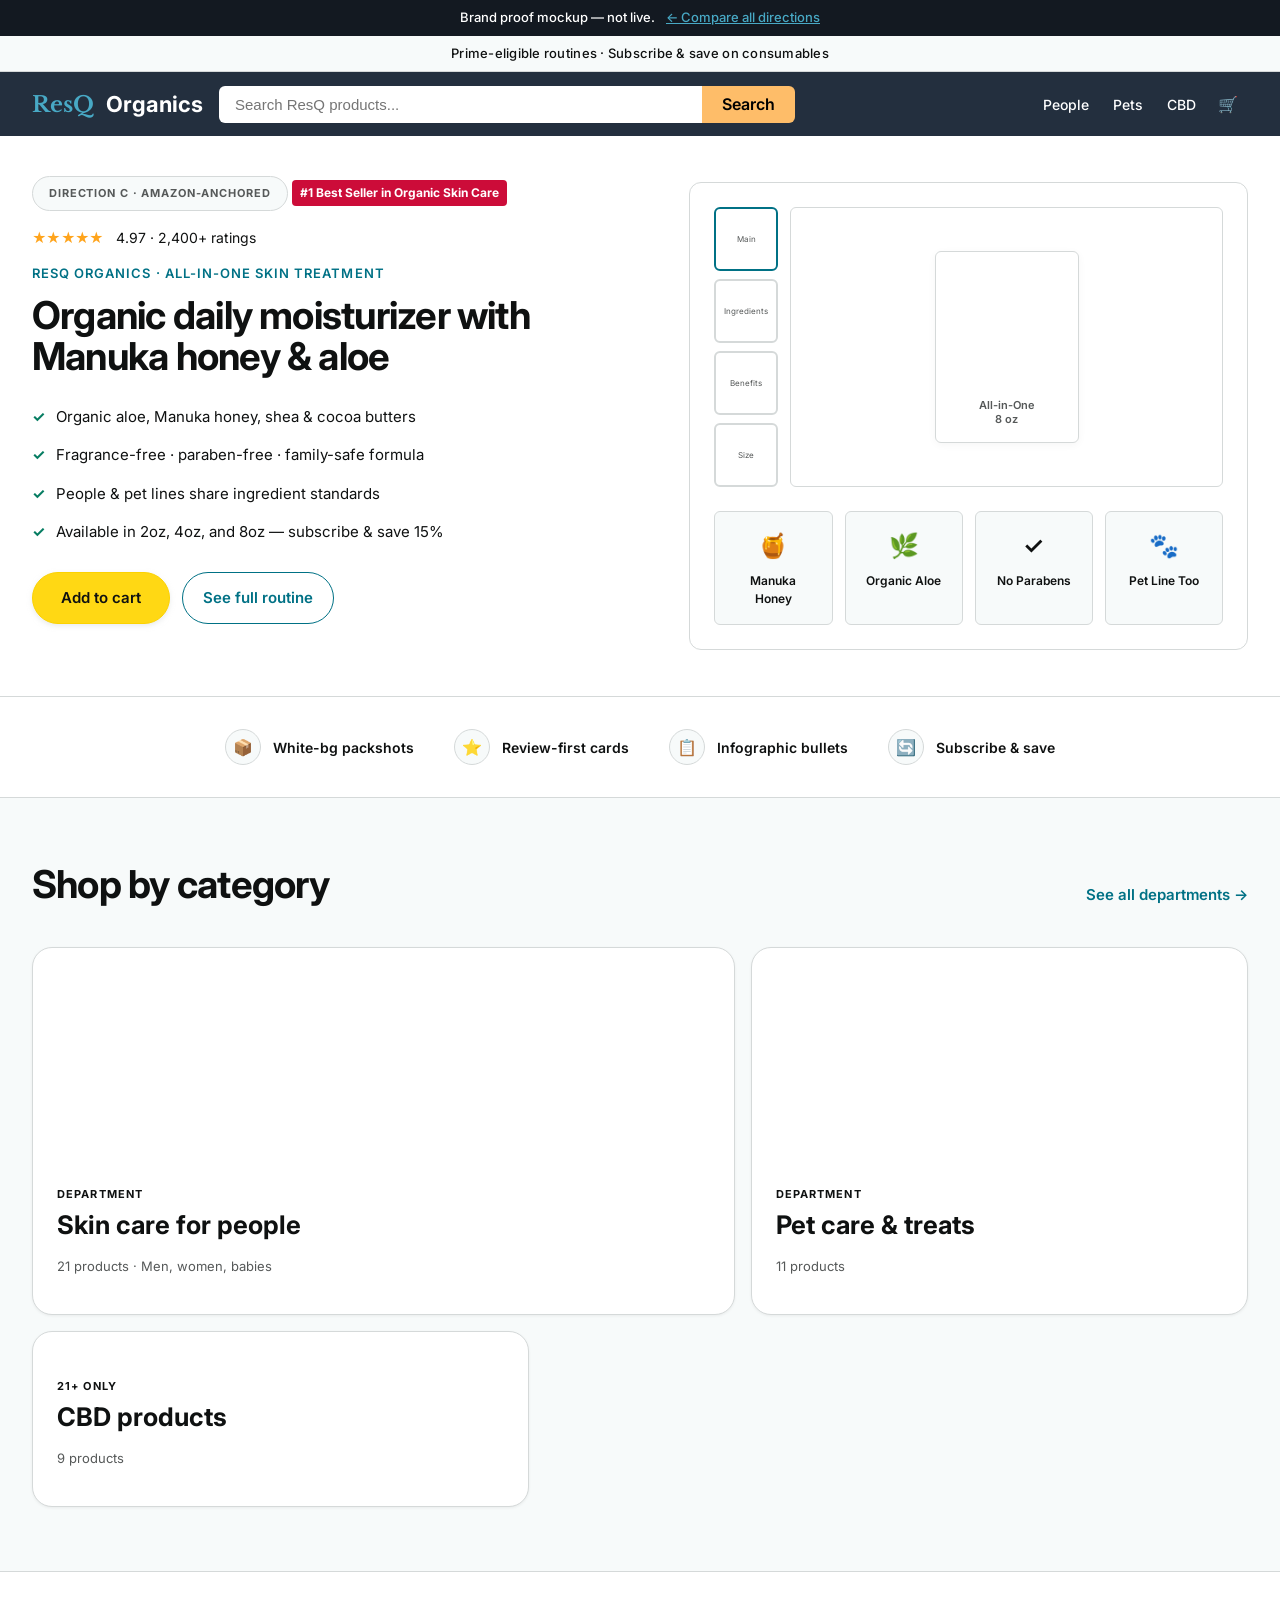
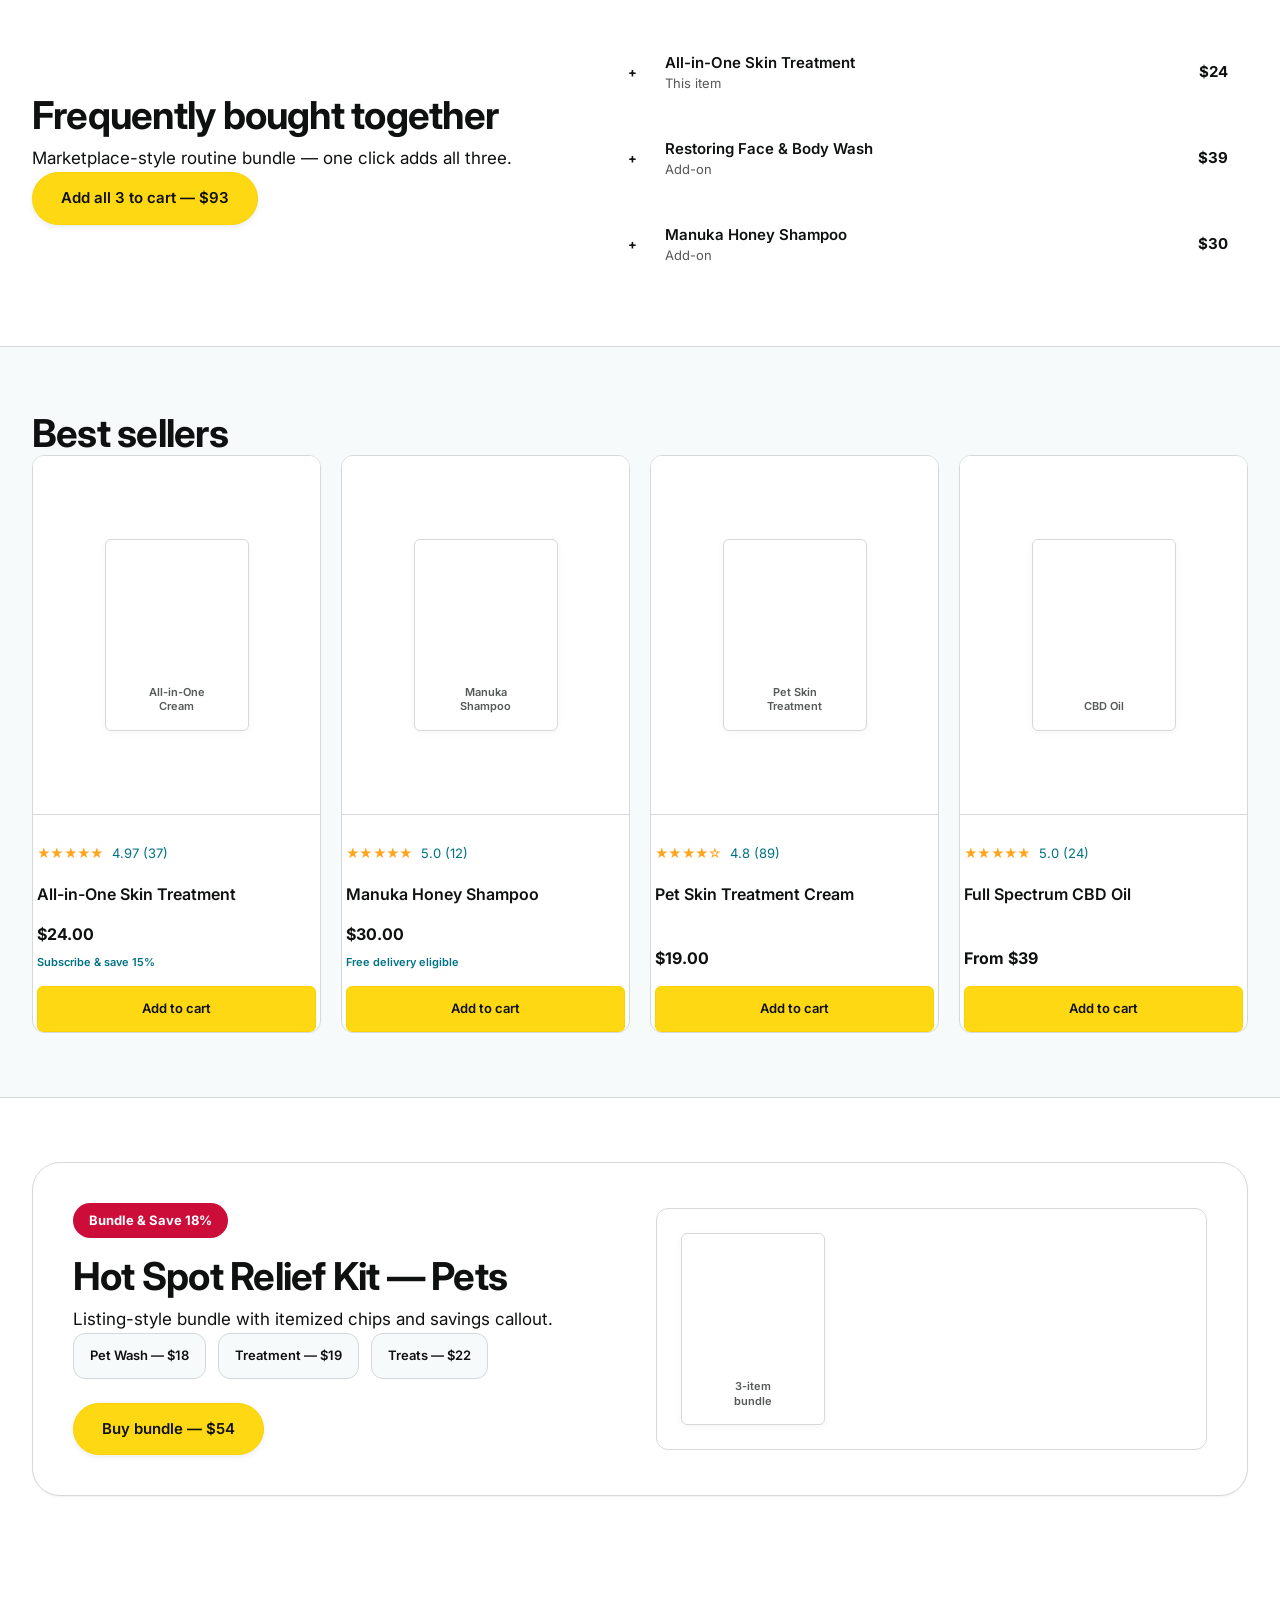
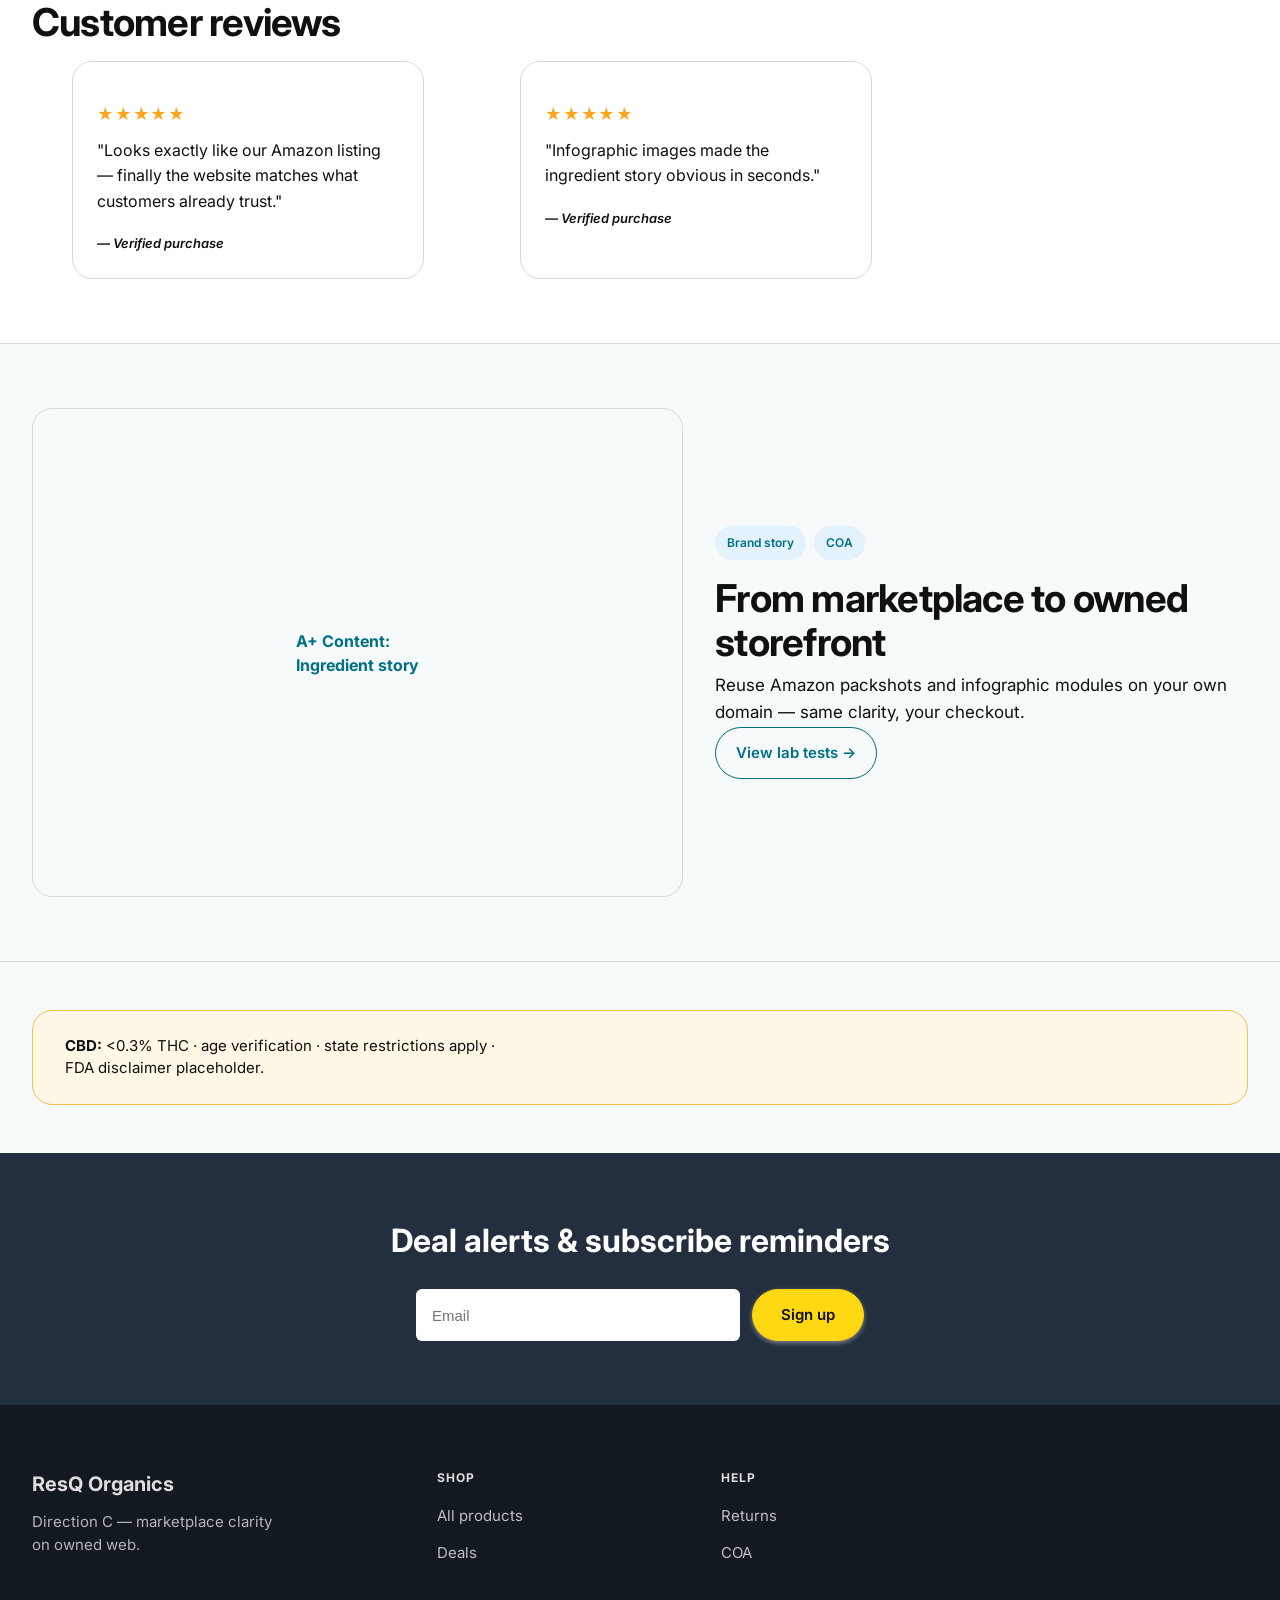
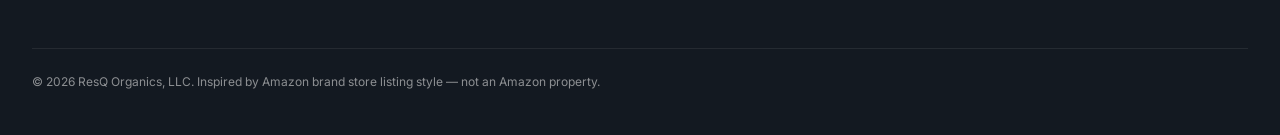
<file: brand-proofs/direction-c-amazon-anchored.html>
<!DOCTYPE html>
<html lang="en">
<head>
  <meta charset="UTF-8">
  <meta name="viewport" content="width=device-width, initial-scale=1.0">
  <title>Direction C — Amazon-Anchored | ResQ Brand Proofs</title>
  <link rel="stylesheet" href="assets/base.css">
  <link rel="stylesheet" href="assets/direction-c.css">
</head>
<body class="direction-c">
  <div class="proof-banner">Brand proof mockup — not live. <a href="index.html">← Compare all directions</a></div>

  <div class="announce-bar">Prime-eligible routines · Subscribe &amp; save on consumables</div>

  <div class="site-header-wrap">
    <header class="site-header container">
      <a class="site-header__logo" href="#"><em>ResQ</em> Organics</a>
      <form class="site-header__search" role="search" onsubmit="return false;">
        <input type="search" placeholder="Search ResQ products..." aria-label="Search">
        <button type="submit">Search</button>
      </form>
      <div class="site-header__actions">
        <nav aria-label="Primary">
          <ul class="site-header__nav">
            <li><a href="#people">People</a></li>
            <li><a href="#pets">Pets</a></li>
            <li><a href="#cbd">CBD</a></li>
          </ul>
        </nav>
        <button class="icon-btn" type="button" aria-label="Cart">🛒</button>
      </div>
    </header>
  </div>

  <main>
    <section class="hero">
      <div class="container hero__grid">
        <div>
          <span class="direction-tag">Direction C · Amazon-anchored</span>
          <span class="deal-badge">#1 Best Seller in Organic Skin Care</span>
          <div class="hero__rating">
            <span class="stars">★★★★★</span>
            <span>4.97 · 2,400+ ratings</span>
          </div>
          <p class="hero__eyebrow">ResQ Organics · All-in-One Skin Treatment</p>
          <h1 class="hero__title">Organic daily moisturizer with Manuka honey &amp; aloe</h1>
          <ul class="hero__bullets">
            <li>Organic aloe, Manuka honey, shea &amp; cocoa butters</li>
            <li>Fragrance-free · paraben-free · family-safe formula</li>
            <li>People &amp; pet lines share ingredient standards</li>
            <li>Available in 2oz, 4oz, and 8oz — subscribe &amp; save 15%</li>
          </ul>
          <div class="hero__actions">
            <a class="btn btn--primary" href="#shop">Add to cart</a>
            <a class="btn btn--ghost" href="#routine">See full routine</a>
          </div>
        </div>
        <div class="hero__visual">
          <div class="packshot-layout">
            <div class="packshot-thumbs">
              <div class="packshot-thumb packshot-thumb--active">Main</div>
              <div class="packshot-thumb">Ingredients</div>
              <div class="packshot-thumb">Benefits</div>
              <div class="packshot-thumb">Size</div>
            </div>
            <div class="packshot-main">
              <div class="product-placeholder" style="width:50%;">All-in-One<br>8 oz</div>
            </div>
          </div>
          <div class="infographic-row">
            <div class="infographic-card"><div class="infographic-card__icon">🍯</div>Manuka Honey</div>
            <div class="infographic-card"><div class="infographic-card__icon">🌿</div>Organic Aloe</div>
            <div class="infographic-card"><div class="infographic-card__icon">✓</div>No Parabens</div>
            <div class="infographic-card"><div class="infographic-card__icon">🐾</div>Pet Line Too</div>
          </div>
        </div>
      </div>
    </section>

    <div class="trust-marquee">
      <div class="trust-marquee__item"><span class="trust-marquee__icon">📦</span> White-bg packshots</div>
      <div class="trust-marquee__item"><span class="trust-marquee__icon">⭐</span> Review-first cards</div>
      <div class="trust-marquee__item"><span class="trust-marquee__icon">📋</span> Infographic bullets</div>
      <div class="trust-marquee__item"><span class="trust-marquee__icon">🔄</span> Subscribe &amp; save</div>
    </div>

    <section class="section" id="gateways">
      <div class="container">
        <div class="section__header">
          <h2 class="section__title">Shop by category</h2>
          <a class="section__link" href="#">See all departments →</a>
        </div>
        <div class="bento">
          <a class="bento__cell bento__cell--hero" href="#people" id="people">
            <p class="bento__label">Department</p>
            <h3 class="bento__title">Skin care for people</h3>
            <p class="bento__count">21 products · Men, women, babies</p>
          </a>
          <a class="bento__cell bento__cell--tall" href="#pets" id="pets">
            <p class="bento__label">Department</p>
            <h3 class="bento__title">Pet care &amp; treats</h3>
            <p class="bento__count">11 products</p>
          </a>
          <a class="bento__cell bento__cell--sm" href="#cbd" id="cbd">
            <p class="bento__label">21+ only</p>
            <h3 class="bento__title">CBD products</h3>
            <p class="bento__count">9 products</p>
          </a>
        </div>
      </div>
    </section>

    <section class="section section--alt" id="routine">
      <div class="container routine">
        <div>
          <h2 class="section__title">Frequently bought together</h2>
          <p class="section__lead">Marketplace-style routine bundle — one click adds all three.</p>
          <a class="btn btn--primary" href="#">Add all 3 to cart — $93</a>
        </div>
        <ol class="routine__steps">
          <li class="routine__step routine__step--active">
            <span class="routine__num">+</span>
            <div><p class="routine__name">All-in-One Skin Treatment</p><p class="routine__meta">This item</p></div>
            <span class="routine__price">$24</span>
          </li>
          <li class="routine__step">
            <span class="routine__num">+</span>
            <div><p class="routine__name">Restoring Face &amp; Body Wash</p><p class="routine__meta">Add-on</p></div>
            <span class="routine__price">$39</span>
          </li>
          <li class="routine__step">
            <span class="routine__num">+</span>
            <div><p class="routine__name">Manuka Honey Shampoo</p><p class="routine__meta">Add-on</p></div>
            <span class="routine__price">$30</span>
          </li>
        </ol>
      </div>
    </section>

    <section class="section" id="shop">
      <div class="container">
        <h2 class="section__title">Best sellers</h2>
        <div class="product-grid">
          <article class="product-card">
            <div class="product-card__image">
              <div class="product-placeholder">All-in-One<br>Cream</div>
            </div>
            <div class="product-card__body">
              <p class="product-card__rating"><span class="stars">★★★★★</span> 4.97 (37)</p>
              <h3 class="product-card__name">All-in-One Skin Treatment</h3>
              <div class="product-card__price-row"><span class="product-card__price">$24.00</span></div>
              <span class="product-card__prime">Subscribe &amp; save 15%</span>
              <button class="product-card__quick" type="button">Add to cart</button>
            </div>
          </article>
          <article class="product-card">
            <div class="product-card__image">
              <div class="product-placeholder">Manuka<br>Shampoo</div>
            </div>
            <div class="product-card__body">
              <p class="product-card__rating"><span class="stars">★★★★★</span> 5.0 (12)</p>
              <h3 class="product-card__name">Manuka Honey Shampoo</h3>
              <div class="product-card__price-row"><span class="product-card__price">$30.00</span></div>
              <span class="product-card__prime">Free delivery eligible</span>
              <button class="product-card__quick" type="button">Add to cart</button>
            </div>
          </article>
          <article class="product-card">
            <div class="product-card__image">
              <div class="product-placeholder">Pet Skin<br>Treatment</div>
            </div>
            <div class="product-card__body">
              <p class="product-card__rating"><span class="stars">★★★★☆</span> 4.8 (89)</p>
              <h3 class="product-card__name">Pet Skin Treatment Cream</h3>
              <div class="product-card__price-row"><span class="product-card__price">$19.00</span></div>
              <button class="product-card__quick" type="button">Add to cart</button>
            </div>
          </article>
          <article class="product-card">
            <div class="product-card__image">
              <div class="product-placeholder">CBD Oil</div>
            </div>
            <div class="product-card__body">
              <p class="product-card__rating"><span class="stars">★★★★★</span> 5.0 (24)</p>
              <h3 class="product-card__name">Full Spectrum CBD Oil</h3>
              <div class="product-card__price-row"><span class="product-card__price">From $39</span></div>
              <button class="product-card__quick" type="button">Add to cart</button>
            </div>
          </article>
        </div>
      </div>
    </section>

    <section class="section section--alt">
      <div class="container bundle-spotlight" id="bundles">
        <div>
          <span class="bundle-spotlight__savings">Bundle &amp; Save 18%</span>
          <h2 class="section__title">Hot Spot Relief Kit — Pets</h2>
          <p class="section__lead">Listing-style bundle with itemized chips and savings callout.</p>
          <div class="bundle-spotlight__items">
            <span class="bundle-chip">Pet Wash — $18</span>
            <span class="bundle-chip">Treatment — $19</span>
            <span class="bundle-chip">Treats — $22</span>
          </div>
          <a class="btn btn--primary" href="#" style="margin-top:1.5rem;">Buy bundle — $54</a>
        </div>
        <div class="hero__visual" style="min-height:12rem;">
          <div class="product-placeholder" style="width:45%;">3-item<br>bundle</div>
        </div>
      </div>
    </section>

    <section class="reviews-strip">
      <div class="container">
        <h2 class="section__title">Customer reviews</h2>
        <div class="reviews-scroll">
          <blockquote class="review-card">
            <p class="review-card__stars">★★★★★</p>
            <p class="review-card__quote">"Looks exactly like our Amazon listing — finally the website matches what customers already trust."</p>
            <cite class="review-card__author">— Verified purchase</cite>
          </blockquote>
          <blockquote class="review-card">
            <p class="review-card__stars">★★★★★</p>
            <p class="review-card__quote">"Infographic images made the ingredient story obvious in seconds."</p>
            <cite class="review-card__author">— Verified purchase</cite>
          </blockquote>
        </div>
      </div>
    </section>

    <section class="section" id="learn">
      <div class="container editorial">
        <div class="editorial__visual">A+ Content:<br>Ingredient story</div>
        <div>
          <div class="editorial__tags"><span class="tag">Brand story</span><span class="tag">COA</span></div>
          <h2 class="section__title">From marketplace to owned storefront</h2>
          <p class="section__lead">Reuse Amazon packshots and infographic modules on your own domain — same clarity, your checkout.</p>
          <a class="btn btn--ghost" href="#">View lab tests →</a>
        </div>
      </div>
    </section>

    <section class="section section--tight">
      <div class="container compliance-strip">
        <p class="compliance-strip__text"><strong>CBD:</strong> &lt;0.3% THC · age verification · state restrictions apply · FDA disclaimer placeholder.</p>
      </div>
    </section>

    <section class="newsletter">
      <div class="container container--narrow">
        <h2 class="newsletter__title">Deal alerts &amp; subscribe reminders</h2>
        <form class="newsletter__form" onsubmit="return false;">
          <input class="newsletter__input" type="email" placeholder="Email" aria-label="Email">
          <button class="btn btn--primary" type="submit">Sign up</button>
        </form>
      </div>
    </section>
  </main>

  <footer class="site-footer">
    <div class="container site-footer__grid">
      <div>
        <p class="site-footer__brand">ResQ Organics</p>
        <p class="site-footer__tagline">Direction C — marketplace clarity on owned web.</p>
      </div>
      <div>
        <p class="footer-col__title">Shop</p>
        <ul class="footer-col__links"><li><a href="#">All products</a></li><li><a href="#">Deals</a></li></ul>
      </div>
      <div>
        <p class="footer-col__title">Help</p>
        <ul class="footer-col__links"><li><a href="#">Returns</a></li><li><a href="#">COA</a></li></ul>
      </div>
      <p class="site-footer__legal">© 2026 ResQ Organics, LLC. Inspired by Amazon brand store listing style — not an Amazon property.</p>
    </div>
  </footer>
</body>
</html>
</file>
<file: brand-proofs/assets/base.css>
/**
 * Brand proofs — shared layout system (8pt grid, semantic structure).
 * Direction stylesheets skin these components.
 */

*, *::before, *::after { box-sizing: border-box; }

html {
  font-size: 100%;
  scroll-behavior: smooth;
  -webkit-text-size-adjust: 100%;
}

body {
  margin: 0;
  min-height: 100vh;
  line-height: 1.5;
  -webkit-font-smoothing: antialiased;
}

img, svg { display: block; max-width: 100%; height: auto; }

a { color: inherit; text-decoration: none; }

button { font: inherit; cursor: pointer; border: none; background: none; }

:focus-visible {
  outline: 2px solid currentColor;
  outline-offset: 3px;
}

@media (prefers-reduced-motion: reduce) {
  html { scroll-behavior: auto; }
  *, *::before, *::after {
    animation-duration: 0.01ms !important;
    transition-duration: 0.01ms !important;
  }
}

/* Spacing scale (8pt) */
:root {
  --space-1: 0.25rem;
  --space-2: 0.5rem;
  --space-3: 0.75rem;
  --space-4: 1rem;
  --space-5: 1.25rem;
  --space-6: 1.5rem;
  --space-8: 2rem;
  --space-10: 2.5rem;
  --space-12: 3rem;
  --space-16: 4rem;
  --space-20: 5rem;
  --radius-sm: 6px;
  --radius-md: 12px;
  --radius-lg: 20px;
  --radius-xl: 28px;
  --shadow-sm: 0 1px 2px rgba(0,0,0,0.06);
  --shadow-md: 0 8px 24px rgba(0,0,0,0.08);
  --shadow-lg: 0 20px 48px rgba(0,0,0,0.12);
}

.proof-banner {
  padding: var(--space-2) var(--space-4);
  text-align: center;
  font-size: 0.8125rem;
  font-weight: 500;
}

.proof-banner a { text-decoration: underline; margin-left: var(--space-2); }

.container {
  width: min(100% - var(--space-8), 76rem);
  margin-inline: auto;
}

.container--narrow { width: min(100% - var(--space-8), 52rem); }

/* Announcement bar */
.announce-bar {
  padding: var(--space-2) var(--space-4);
  text-align: center;
  font-size: 0.8125rem;
  font-weight: 500;
  letter-spacing: 0.02em;
}

.announce-bar strong { font-weight: 700; }

/* Sticky header shell */
.site-header-wrap {
  position: sticky;
  top: 0;
  z-index: 100;
}

.site-header {
  display: grid;
  grid-template-columns: auto 1fr auto;
  align-items: center;
  gap: var(--space-4);
  padding: var(--space-4) 0;
}

@media (max-width: 767px) {
  .site-header { grid-template-columns: auto auto; }
  .site-header__nav-wrap { display: none; }
}

.site-header__logo {
  display: flex;
  align-items: center;
  gap: var(--space-3);
  font-weight: 700;
}

.site-header__nav {
  display: flex;
  justify-content: center;
  flex-wrap: wrap;
  gap: var(--space-2) var(--space-6);
  list-style: none;
  margin: 0;
  padding: 0;
}

.site-header__nav a {
  font-size: 0.9375rem;
  font-weight: 500;
  padding: var(--space-2) 0;
}

.site-header__actions {
  display: flex;
  align-items: center;
  gap: var(--space-3);
}

.icon-btn {
  width: 2.5rem;
  height: 2.5rem;
  display: flex;
  align-items: center;
  justify-content: center;
  border-radius: 999px;
}

/* Hero — editorial */
.hero {
  padding: var(--space-12) 0 var(--space-16);
  position: relative;
  overflow: hidden;
}

.hero__grid {
  display: grid;
  gap: var(--space-10);
  align-items: center;
}

@media (min-width: 960px) {
  .hero__grid { grid-template-columns: 1.05fr 0.95fr; }
}

.hero__eyebrow {
  font-size: 0.8125rem;
  font-weight: 600;
  letter-spacing: 0.08em;
  text-transform: uppercase;
  margin: 0 0 var(--space-3);
}

.hero__title {
  font-size: clamp(2.25rem, 5vw + 0.5rem, 3.75rem);
  line-height: 1.08;
  letter-spacing: -0.02em;
  margin: 0 0 var(--space-5);
  max-width: 14ch;
}

.hero__lead {
  font-size: clamp(1.0625rem, 2vw, 1.1875rem);
  line-height: 1.65;
  margin: 0 0 var(--space-6);
  max-width: 42ch;
}

.hero__actions {
  display: flex;
  flex-wrap: wrap;
  gap: var(--space-3);
  margin-bottom: var(--space-8);
}

.btn {
  display: inline-flex;
  align-items: center;
  justify-content: center;
  gap: var(--space-2);
  padding: 0.875rem 1.75rem;
  font-size: 0.9375rem;
  font-weight: 600;
  border-radius: var(--radius-sm);
  transition: transform 0.2s, box-shadow 0.2s;
}

.btn:hover { transform: translateY(-1px); }

.btn--ghost {
  padding: 0.875rem 1.25rem;
  background: transparent;
}

.hero__stats {
  display: flex;
  flex-wrap: wrap;
  gap: var(--space-6) var(--space-10);
  padding-top: var(--space-6);
  border-top: 1px solid color-mix(in srgb, currentColor 12%, transparent);
}

.stat__value {
  font-size: 1.5rem;
  font-weight: 700;
  line-height: 1.2;
  margin: 0;
}

.stat__label {
  font-size: 0.8125rem;
  margin: var(--space-1) 0 0;
  opacity: 0.75;
}

.hero__visual {
  position: relative;
  min-height: 22rem;
}

/* Bento gateway */
.section {
  padding: var(--space-16) 0;
}

.section--tight { padding: var(--space-12) 0; }

.section__header {
  display: flex;
  flex-wrap: wrap;
  align-items: flex-end;
  justify-content: space-between;
  gap: var(--space-4);
  margin-bottom: var(--space-10);
}

.section__title {
  font-size: clamp(1.75rem, 3vw, 2.5rem);
  line-height: 1.15;
  letter-spacing: -0.02em;
  margin: 0;
}

.section__lead {
  margin: var(--space-2) 0 0;
  max-width: 48ch;
  font-size: 1.0625rem;
  line-height: 1.6;
}

.section__link {
  font-size: 0.9375rem;
  font-weight: 600;
  white-space: nowrap;
}

.bento {
  display: grid;
  gap: var(--space-4);
  grid-template-columns: 1fr;
}

@media (min-width: 768px) {
  .bento { grid-template-columns: repeat(12, 1fr); grid-auto-rows: minmax(11rem, auto); }
  .bento__cell--hero { grid-column: span 7; grid-row: span 2; }
  .bento__cell--tall { grid-column: span 5; grid-row: span 2; }
  .bento__cell--wide { grid-column: span 7; }
  .bento__cell--sm { grid-column: span 5; }
}

.bento__cell {
  position: relative;
  border-radius: var(--radius-lg);
  overflow: hidden;
  min-height: 11rem;
  display: flex;
  flex-direction: column;
  justify-content: flex-end;
  padding: var(--space-6);
  transition: transform 0.25s, box-shadow 0.25s;
}

.bento__cell:hover { transform: translateY(-3px); }

.bento__label {
  font-size: 0.6875rem;
  font-weight: 700;
  letter-spacing: 0.1em;
  text-transform: uppercase;
  margin: 0 0 var(--space-2);
}

.bento__title {
  font-size: clamp(1.25rem, 2vw, 1.75rem);
  font-weight: 700;
  line-height: 1.2;
  margin: 0 0 var(--space-2);
  max-width: 20ch;
}

.bento__desc {
  font-size: 0.9375rem;
  margin: 0 0 var(--space-4);
  max-width: 32ch;
  opacity: 0.9;
}

.bento__cta {
  font-size: 0.875rem;
  font-weight: 600;
  display: inline-flex;
  align-items: center;
  gap: var(--space-2);
}

/* Routine ladder */
.routine {
  display: grid;
  gap: var(--space-8);
}

@media (min-width: 960px) {
  .routine { grid-template-columns: 0.9fr 1.1fr; align-items: center; }
}

.routine__steps {
  display: flex;
  flex-direction: column;
  gap: var(--space-3);
  list-style: none;
  margin: 0;
  padding: 0;
}

.routine__step {
  display: grid;
  grid-template-columns: auto 1fr auto;
  gap: var(--space-4);
  align-items: center;
  padding: var(--space-4) var(--space-5);
  border-radius: var(--radius-md);
  transition: background 0.2s;
}

.routine__num {
  width: 2rem;
  height: 2rem;
  border-radius: 999px;
  display: flex;
  align-items: center;
  justify-content: center;
  font-size: 0.8125rem;
  font-weight: 700;
}

.routine__name { font-weight: 600; margin: 0; font-size: 0.9375rem; }
.routine__meta { font-size: 0.8125rem; margin: 0; opacity: 0.7; }
.routine__price { font-weight: 700; font-size: 0.9375rem; }

/* Product grid — premium cards */
.product-grid {
  display: grid;
  gap: var(--space-5);
  grid-template-columns: repeat(2, 1fr);
}

@media (min-width: 768px) {
  .product-grid { grid-template-columns: repeat(4, 1fr); }
}

.product-card {
  position: relative;
  border-radius: var(--radius-md);
  overflow: hidden;
  display: flex;
  flex-direction: column;
  transition: transform 0.25s, box-shadow 0.25s;
}

.product-card:hover { transform: translateY(-4px); }

.product-card__image {
  aspect-ratio: 4 / 5;
  position: relative;
  display: flex;
  align-items: center;
  justify-content: center;
  overflow: hidden;
}

.product-card__badge {
  position: absolute;
  top: var(--space-3);
  left: var(--space-3);
  font-size: 0.625rem;
  font-weight: 700;
  letter-spacing: 0.06em;
  text-transform: uppercase;
  padding: 0.35rem 0.6rem;
  border-radius: 4px;
  z-index: 2;
}

.product-card__quick {
  position: absolute;
  bottom: var(--space-3);
  left: var(--space-3);
  right: var(--space-3);
  padding: var(--space-3);
  font-size: 0.8125rem;
  font-weight: 600;
  border-radius: var(--radius-sm);
  opacity: 0;
  transform: translateY(8px);
  transition: opacity 0.2s, transform 0.2s;
}

.product-card:hover .product-card__quick {
  opacity: 1;
  transform: translateY(0);
}

.product-card__body {
  padding: var(--space-4) var(--space-1) 0;
  flex: 1;
  display: flex;
  flex-direction: column;
  gap: var(--space-2);
}

.product-card__audience {
  font-size: 0.6875rem;
  font-weight: 700;
  letter-spacing: 0.08em;
  text-transform: uppercase;
}

.product-card__name {
  font-size: 1rem;
  font-weight: 600;
  line-height: 1.35;
  margin: 0;
}

.product-card__rating {
  font-size: 0.8125rem;
  display: flex;
  align-items: center;
  gap: var(--space-2);
}

.product-card__price-row {
  display: flex;
  align-items: baseline;
  gap: var(--space-2);
  margin-top: auto;
  padding-top: var(--space-2);
}

.product-card__price { font-size: 1rem; font-weight: 700; }
.product-card__compare { font-size: 0.8125rem; text-decoration: line-through; opacity: 0.55; }

.product-placeholder {
  width: 55%;
  max-width: 9rem;
  aspect-ratio: 3 / 4;
  border-radius: var(--radius-sm);
  display: flex;
  flex-direction: column;
  align-items: center;
  justify-content: flex-end;
  padding: var(--space-4);
  text-align: center;
  font-size: 0.6875rem;
  font-weight: 600;
  line-height: 1.3;
}

/* Bundle spotlight */
.bundle-spotlight {
  display: grid;
  gap: var(--space-8);
  border-radius: var(--radius-xl);
  padding: var(--space-8);
  overflow: hidden;
}

@media (min-width: 960px) {
  .bundle-spotlight { grid-template-columns: 1fr 1fr; align-items: center; padding: var(--space-10); }
}

.bundle-spotlight__items {
  display: flex;
  gap: var(--space-3);
  flex-wrap: wrap;
}

.bundle-chip {
  padding: var(--space-3) var(--space-4);
  border-radius: var(--radius-md);
  font-size: 0.8125rem;
  font-weight: 600;
}

.bundle-spotlight__savings {
  display: inline-block;
  padding: var(--space-2) var(--space-4);
  border-radius: 999px;
  font-size: 0.8125rem;
  font-weight: 700;
  margin-bottom: var(--space-4);
}

/* Reviews strip */
.reviews-strip {
  padding: var(--space-10) 0;
  overflow: hidden;
}

.reviews-scroll {
  display: flex;
  gap: var(--space-4);
  overflow-x: auto;
  scroll-snap-type: x mandatory;
  padding-bottom: var(--space-2);
  -webkit-overflow-scrolling: touch;
}

.review-card {
  flex: 0 0 min(100% - var(--space-8), 22rem);
  scroll-snap-align: start;
  padding: var(--space-6);
  border-radius: var(--radius-lg);
}

.review-card__stars { letter-spacing: 0.05em; margin-bottom: var(--space-3); }
.review-card__quote { font-size: 1rem; line-height: 1.6; margin: 0 0 var(--space-4); }
.review-card__author { font-size: 0.8125rem; font-weight: 600; margin: 0; }

/* Learn editorial */
.editorial {
  display: grid;
  gap: var(--space-8);
  align-items: center;
}

@media (min-width: 960px) {
  .editorial { grid-template-columns: 1.1fr 0.9fr; }
}

.editorial__visual {
  aspect-ratio: 4 / 3;
  border-radius: var(--radius-lg);
  overflow: hidden;
}

.editorial__tags {
  display: flex;
  flex-wrap: wrap;
  gap: var(--space-2);
  margin-bottom: var(--space-4);
}

.tag {
  font-size: 0.75rem;
  font-weight: 600;
  padding: var(--space-2) var(--space-3);
  border-radius: 999px;
}

/* CBD compliance strip */
.compliance-strip {
  padding: var(--space-6) var(--space-8);
  border-radius: var(--radius-lg);
  display: flex;
  flex-wrap: wrap;
  align-items: center;
  justify-content: space-between;
  gap: var(--space-4);
}

.compliance-strip__text { max-width: 48ch; font-size: 0.9375rem; margin: 0; }

/* Newsletter */
.newsletter {
  text-align: center;
  padding: var(--space-16) var(--space-4);
}

.newsletter__title {
  font-size: clamp(1.5rem, 3vw, 2rem);
  margin: 0 0 var(--space-3);
}

.newsletter__form {
  display: flex;
  flex-wrap: wrap;
  gap: var(--space-3);
  justify-content: center;
  max-width: 28rem;
  margin: var(--space-6) auto 0;
}

.newsletter__input {
  flex: 1 1 14rem;
  padding: 0.875rem 1rem;
  border-radius: var(--radius-sm);
  font-size: 0.9375rem;
  min-width: 0;
}

/* Trust marquee */
.trust-marquee {
  display: flex;
  flex-wrap: wrap;
  justify-content: center;
  gap: var(--space-6) var(--space-10);
  padding: var(--space-8) var(--space-4);
}

.trust-marquee__item {
  display: flex;
  align-items: center;
  gap: var(--space-3);
  font-size: 0.875rem;
  font-weight: 600;
}

.trust-marquee__icon {
  width: 2.25rem;
  height: 2.25rem;
  border-radius: 999px;
  display: flex;
  align-items: center;
  justify-content: center;
  font-size: 1rem;
}

/* Footer */
.site-footer {
  padding: var(--space-16) 0 var(--space-8);
}

.site-footer__grid {
  display: grid;
  gap: var(--space-10);
}

@media (min-width: 768px) {
  .site-footer__grid { grid-template-columns: 1.5fr repeat(3, 1fr); }
}

.site-footer__brand { font-weight: 700; font-size: 1.25rem; margin: 0 0 var(--space-3); }
.site-footer__tagline { font-size: 0.9375rem; margin: 0; max-width: 28ch; opacity: 0.8; }

.footer-col__title {
  font-size: 0.75rem;
  font-weight: 700;
  letter-spacing: 0.08em;
  text-transform: uppercase;
  margin: 0 0 var(--space-4);
}

.footer-col__links {
  list-style: none;
  margin: 0;
  padding: 0;
}

.footer-col__links li { margin-bottom: var(--space-3); }
.footer-col__links a { font-size: 0.9375rem; opacity: 0.85; }
.footer-col__links a:hover { opacity: 1; }

.site-footer__legal {
  grid-column: 1 / -1;
  font-size: 0.75rem;
  opacity: 0.6;
  margin-top: var(--space-8);
  padding-top: var(--space-6);
  border-top: 1px solid color-mix(in srgb, currentColor 15%, transparent);
}

.direction-tag {
  display: inline-block;
  margin-bottom: var(--space-4);
  padding: var(--space-2) var(--space-4);
  font-size: 0.6875rem;
  font-weight: 700;
  letter-spacing: 0.08em;
  text-transform: uppercase;
  border-radius: 999px;
}

/* Decorative product mock shapes */
.mock-product {
  position: absolute;
  border-radius: var(--radius-md);
  box-shadow: var(--shadow-lg);
}

.mock-product--1 { width: 42%; aspect-ratio: 3/4; top: 8%; right: 6%; transform: rotate(4deg); }
.mock-product--2 { width: 36%; aspect-ratio: 3/4; bottom: 12%; left: 4%; transform: rotate(-6deg); }
.mock-product--3 { width: 28%; aspect-ratio: 1; top: 38%; left: 38%; transform: rotate(2deg); }

.hero__glow {
  position: absolute;
  inset: -20%;
  pointer-events: none;
  opacity: 0.5;
  filter: blur(60px);
}
</file>
<file: brand-proofs/assets/direction-a.css>
/**
 * Direction A — Premium unified masterbrand (2026 editorial DTC)
 */

@import url('https://fonts.googleapis.com/css2?family=Instrument+Serif:ital@0;1&family=Plus+Jakarta+Sans:wght@400;500;600;700&display=swap');

:root {
  --brand-primary: #0f2e24;
  --brand-primary-mid: #1b4332;
  --brand-accent: #40916c;
  --brand-accent-soft: #d8f3dc;
  --brand-bg: #faf8f5;
  --brand-surface: #ffffff;
  --brand-text: #1a1a1a;
  --brand-text-muted: #5c5c5c;
  --brand-border: rgba(15, 46, 36, 0.1);
  --accent-people: #2d6a4f;
  --accent-pets: #bc6c25;
  --accent-cbd: #5c4d7d;
  --font-display: 'Instrument Serif', Georgia, serif;
  --font-body: 'Plus Jakarta Sans', system-ui, sans-serif;
  --gradient-hero: radial-gradient(ellipse 80% 60% at 70% 20%, rgba(64, 145, 108, 0.18), transparent 60%),
    radial-gradient(ellipse 50% 40% at 20% 80%, rgba(188, 108, 37, 0.1), transparent 50%);
}

body.direction-a {
  font-family: var(--font-body);
  background: var(--brand-bg);
  color: var(--brand-text);
}

.direction-a .proof-banner { background: var(--brand-primary); color: #fff; }
.direction-a .proof-banner a { color: var(--brand-accent-soft); }

.direction-a .announce-bar {
  background: var(--brand-primary);
  color: #fff;
}

.direction-a .site-header-wrap {
  background: rgba(250, 248, 245, 0.92);
  backdrop-filter: blur(12px);
  border-bottom: 1px solid var(--brand-border);
}

.direction-a .site-header__logo {
  font-family: var(--font-display);
  font-size: 1.375rem;
  color: var(--brand-primary);
}

.direction-a .site-header__logo-mark {
  width: 2.5rem;
  height: 2.5rem;
  background: linear-gradient(135deg, var(--brand-primary-mid), var(--brand-accent));
  color: #fff;
  border-radius: 50%;
  display: flex;
  align-items: center;
  justify-content: center;
  font-family: var(--font-body);
  font-size: 1rem;
  font-weight: 700;
}

.direction-a .site-header__nav a { color: var(--brand-text-muted); }
.direction-a .site-header__nav a:hover { color: var(--brand-primary); }

.direction-a .icon-btn { background: var(--brand-surface); border: 1px solid var(--brand-border); }

.direction-a .btn--primary {
  background: var(--brand-primary);
  color: #fff;
  box-shadow: 0 4px 14px rgba(15, 46, 36, 0.25);
}

.direction-a .btn--primary:hover { box-shadow: 0 8px 24px rgba(15, 46, 36, 0.3); }

.direction-a .btn--ghost {
  color: var(--brand-primary);
  border: 1.5px solid var(--brand-border);
  background: var(--brand-surface);
}

.direction-a .hero {
  background: var(--gradient-hero);
}

.direction-a .hero__title {
  font-family: var(--font-display);
  font-weight: 400;
  color: var(--brand-primary);
}

.direction-a .hero__eyebrow { color: var(--brand-accent); }

.direction-a .hero__lead { color: var(--brand-text-muted); }

.direction-a .stat__value { color: var(--brand-primary); font-family: var(--font-display); font-size: 1.75rem; }

.direction-a .hero__visual {
  background: linear-gradient(145deg, var(--brand-accent-soft) 0%, #fff 50%, #f0ebe3 100%);
  border-radius: var(--radius-xl);
  border: 1px solid var(--brand-border);
}

.direction-a .hero__glow {
  background: radial-gradient(circle, var(--brand-accent) 0%, transparent 70%);
}

.direction-a .mock-product {
  background: linear-gradient(180deg, #fff 0%, #e8f5e9 100%);
  border: 1px solid var(--brand-border);
  display: flex;
  align-items: flex-end;
  justify-content: center;
  padding: var(--space-4);
  font-size: 0.625rem;
  font-weight: 700;
  text-align: center;
  color: var(--brand-primary-mid);
}

.direction-a .section { background: var(--brand-surface); }
.direction-a .section--alt { background: var(--brand-bg); }

.direction-a .section__title {
  font-family: var(--font-display);
  font-weight: 400;
  color: var(--brand-primary);
}

.direction-a .section__link { color: var(--brand-accent); }

.direction-a .bento__cell {
  background: var(--brand-surface);
  border: 1px solid var(--brand-border);
  box-shadow: var(--shadow-sm);
}

.direction-a .bento__cell:hover { box-shadow: var(--shadow-md); }

.direction-a .bento__cell--people {
  background: linear-gradient(160deg, color-mix(in srgb, var(--accent-people) 8%, white), white 70%);
}

.direction-a .bento__cell--people .bento__label { color: var(--accent-people); }

.direction-a .bento__cell--pets {
  background: linear-gradient(160deg, color-mix(in srgb, var(--accent-pets) 10%, white), white 70%);
}

.direction-a .bento__cell--pets .bento__label { color: var(--accent-pets); }

.direction-a .bento__cell--cbd {
  background: linear-gradient(160deg, color-mix(in srgb, var(--accent-cbd) 10%, white), white 70%);
}

.direction-a .bento__cell--cbd .bento__label { color: var(--accent-cbd); }

.direction-a .bento__cell--bundles {
  background: linear-gradient(135deg, var(--brand-primary) 0%, var(--brand-primary-mid) 100%);
  color: #fff;
}

.direction-a .bento__cell--bundles .bento__label,
.direction-a .bento__cell--bundles .bento__desc { color: rgba(255,255,255,0.85); }

.direction-a .bento__cell--bundles .bento__title { color: #fff; }

.direction-a .routine__step {
  background: var(--brand-bg);
  border: 1px solid var(--brand-border);
}

.direction-a .routine__step--active {
  background: var(--brand-accent-soft);
  border-color: var(--brand-accent);
}

.direction-a .routine__num {
  background: var(--brand-primary);
  color: #fff;
}

.direction-a .product-card {
  background: var(--brand-surface);
  border: 1px solid transparent;
}

.direction-a .product-card:hover {
  box-shadow: var(--shadow-md);
  border-color: var(--brand-border);
}

.direction-a .product-card__image { background: linear-gradient(180deg, #f5f5f0 0%, #ebe8e0 100%); }

.direction-a .product-card--people .product-card__audience { color: var(--accent-people); }
.direction-a .product-card--pets .product-card__audience { color: var(--accent-pets); }
.direction-a .product-card--cbd .product-card__audience { color: var(--accent-cbd); }

.direction-a .product-card__badge { background: var(--brand-primary); color: #fff; }

.direction-a .product-card__quick {
  background: var(--brand-primary);
  color: #fff;
}

.direction-a .product-card__price { color: var(--brand-primary); }

.direction-a .product-placeholder {
  background: linear-gradient(180deg, #fff, #e8f5e9);
  border: 1px solid var(--brand-border);
  color: var(--brand-primary-mid);
}

.direction-a .bundle-spotlight {
  background: linear-gradient(135deg, var(--brand-primary) 0%, #1b4332 100%);
  color: #fff;
}

.direction-a .bundle-chip {
  background: rgba(255,255,255,0.12);
  border: 1px solid rgba(255,255,255,0.2);
  color: #fff;
}

.direction-a .bundle-spotlight__savings {
  background: var(--brand-accent-soft);
  color: var(--brand-primary);
}

.direction-a .bundle-spotlight .section__title { color: #fff; font-family: var(--font-display); }

.direction-a .reviews-strip { background: var(--brand-bg); }

.direction-a .review-card {
  background: var(--brand-surface);
  border: 1px solid var(--brand-border);
  box-shadow: var(--shadow-sm);
}

.direction-a .review-card__stars { color: #d4a017; }

.direction-a .editorial__visual {
  background: linear-gradient(135deg, var(--brand-accent-soft), #fff);
  border: 1px solid var(--brand-border);
  display: flex;
  align-items: center;
  justify-content: center;
  font-family: var(--font-display);
  font-size: 2rem;
  color: var(--brand-primary);
  padding: var(--space-8);
  text-align: center;
}

.direction-a .tag {
  background: var(--brand-accent-soft);
  color: var(--brand-primary-mid);
}

.direction-a .compliance-strip {
  background: color-mix(in srgb, var(--accent-cbd) 8%, white);
  border: 1px solid color-mix(in srgb, var(--accent-cbd) 25%, transparent);
}

.direction-a .newsletter { background: var(--brand-primary); color: #fff; }

.direction-a .newsletter__title { font-family: var(--font-display); font-weight: 400; }

.direction-a .newsletter__input {
  border: none;
  background: rgba(255,255,255,0.95);
}

.direction-a .newsletter .btn--primary {
  background: var(--brand-accent);
  color: var(--brand-primary);
}

.direction-a .trust-marquee {
  background: var(--brand-surface);
  border-top: 1px solid var(--brand-border);
  border-bottom: 1px solid var(--brand-border);
}

.direction-a .trust-marquee__icon {
  background: var(--brand-accent-soft);
  color: var(--brand-primary-mid);
}

.direction-a .site-footer {
  background: var(--brand-primary);
  color: rgba(255,255,255,0.85);
}

.direction-a .footer-col__title { color: #fff; }
.direction-a .footer-col__links a { color: rgba(255,255,255,0.75); }

.direction-a .direction-tag {
  background: var(--brand-accent-soft);
  color: var(--brand-primary-mid);
  border: 1px solid var(--brand-accent);
}
</file>
<file: brand-proofs/assets/direction-b.css>
/**
 * Direction B — Premium house of brands (dual personality, polished shell)
 */

@import url('https://fonts.googleapis.com/css2?family=Cormorant+Garamond:ital,wght@0,600;0,700;1,500&family=Outfit:wght@400;500;600;700;800&display=swap');

:root {
  --shell-bg: #f4f4f2;
  --people-primary: #2f5244;
  --people-soft: #e8f0eb;
  --people-accent: #7a9e87;
  --people-font: 'Cormorant Garamond', Georgia, serif;
  --people-body: 'Outfit', system-ui, sans-serif;
  --pets-primary: #c2410c;
  --pets-soft: #fff4eb;
  --pets-accent: #fb923c;
  --pets-font: 'Outfit', system-ui, sans-serif;
  --cbd-primary: #4c3d6b;
  --cbd-soft: #f3f0f8;
}

body.direction-b {
  font-family: var(--people-body);
  background: var(--shell-bg);
  color: #1f1f1f;
}

.direction-b .proof-banner { background: #1f1f1f; color: #fff; }
.direction-b .proof-banner a { color: var(--pets-accent); }

.direction-b .announce-bar {
  background: linear-gradient(90deg, var(--people-primary) 50%, var(--pets-primary) 50%);
  color: #fff;
}

.direction-b .site-header-wrap {
  background: #fff;
  border-bottom: 1px solid #e5e5e5;
  box-shadow: var(--shadow-sm);
}

.direction-b .site-header__logo {
  font-family: var(--people-font);
  font-size: 1.5rem;
  color: #111;
}

.direction-b .site-header__logo-sub {
  display: block;
  font-family: var(--people-body);
  font-size: 0.625rem;
  font-weight: 600;
  letter-spacing: 0.12em;
  text-transform: uppercase;
  color: #888;
}

.direction-b .site-header__nav a { color: #555; font-weight: 500; }

.direction-b .icon-btn { background: #f5f5f5; border-radius: var(--radius-sm); }

.direction-b .btn--primary { font-family: var(--people-body); font-weight: 700; border-radius: 0; }
.direction-b .btn--ghost { border-radius: 999px; font-weight: 600; }

/* Dual hero */
.direction-b .dual-hero {
  display: grid;
  min-height: 28rem;
}

@media (min-width: 960px) {
  .direction-b .dual-hero { grid-template-columns: 1fr 1fr; }
}

.direction-b .dual-hero__panel {
  padding: var(--space-12) var(--space-8);
  display: flex;
  flex-direction: column;
  justify-content: center;
  position: relative;
  overflow: hidden;
}

.direction-b .dual-hero__panel--people {
  background: var(--people-soft);
  border-bottom: 4px solid var(--people-primary);
}

.direction-b .dual-hero__panel--pets {
  background: var(--pets-soft);
  border-bottom: 4px solid var(--pets-primary);
}

.direction-b .dual-hero__panel--people .hero__title {
  font-family: var(--people-font);
  font-size: clamp(2rem, 4vw, 3rem);
  font-weight: 600;
  font-style: italic;
  color: var(--people-primary);
  max-width: none;
}

.direction-b .dual-hero__panel--pets .hero__title {
  font-family: var(--pets-font);
  font-size: clamp(2rem, 4vw, 3.25rem);
  font-weight: 800;
  text-transform: uppercase;
  letter-spacing: -0.03em;
  color: var(--pets-primary);
  max-width: none;
}

.direction-b .dual-hero__panel--people .hero__eyebrow { color: var(--people-accent); font-family: var(--people-body); }
.direction-b .dual-hero__panel--pets .hero__eyebrow { color: var(--pets-accent); font-family: var(--pets-font); font-weight: 800; }

.direction-b .dual-hero__panel--people .btn--primary {
  background: var(--people-primary);
  color: #fff;
  text-transform: uppercase;
  letter-spacing: 0.06em;
  font-size: 0.8125rem;
}

.direction-b .dual-hero__panel--pets .btn--primary {
  background: var(--pets-primary);
  color: #fff;
  border-radius: 999px;
}

.direction-b .dual-hero__deco {
  position: absolute;
  right: -10%;
  bottom: -20%;
  width: 50%;
  aspect-ratio: 1;
  border-radius: 50%;
  opacity: 0.15;
}

.direction-b .dual-hero__panel--people .dual-hero__deco { background: var(--people-primary); }
.direction-b .dual-hero__panel--pets .dual-hero__deco { background: var(--pets-primary); }

.direction-b .contrast-note {
  margin: var(--space-6) auto;
  max-width: 40rem;
  padding: var(--space-4) var(--space-5);
  background: #fffbeb;
  border-left: 4px solid #f59e0b;
  font-size: 0.875rem;
  border-radius: 0 var(--radius-sm) var(--radius-sm) 0;
}

.direction-b .section { background: #fff; }
.direction-b .section--alt { background: var(--shell-bg); }

.direction-b .section__title {
  font-family: var(--people-font);
  font-size: clamp(1.75rem, 3vw, 2.25rem);
  color: var(--people-primary);
}

.direction-b .bento__cell--people {
  background: var(--people-soft);
  border: 2px solid var(--people-primary);
  font-family: var(--people-body);
}

.direction-b .bento__cell--people .bento__title { font-family: var(--people-font); font-style: italic; }
.direction-b .bento__cell--people .bento__label { color: var(--people-primary); }

.direction-b .bento__cell--pets {
  background: var(--pets-soft);
  border: 3px solid var(--pets-primary);
  border-radius: var(--radius-xl);
  font-family: var(--pets-font);
}

.direction-b .bento__cell--pets .bento__title { font-weight: 800; text-transform: uppercase; font-size: 1.25rem; }
.direction-b .bento__cell--pets .bento__label { color: var(--pets-primary); font-weight: 800; }

.direction-b .bento__cell--cbd {
  background: var(--cbd-soft);
  border: 1px solid var(--cbd-primary);
}

.direction-b .bento__cell--cbd .bento__label { color: var(--cbd-primary); }

.direction-b .product-card--people {
  border: 1px solid var(--people-accent);
  border-radius: 0;
}

.direction-b .product-card--people .product-card__name { font-family: var(--people-font); font-size: 1.0625rem; }
.direction-b .product-card--people .product-card__audience { color: var(--people-primary); }

.direction-b .product-card--pets {
  border: 3px solid var(--pets-accent);
  border-radius: var(--radius-lg);
}

.direction-b .product-card--pets .product-card__name { font-family: var(--pets-font); font-weight: 800; }
.direction-b .product-card--pets .product-card__audience { color: var(--pets-primary); font-weight: 800; }

.direction-b .product-card--cbd { border: 1px solid var(--cbd-primary); background: var(--cbd-soft); }

.direction-b .product-card__image { background: #fafafa; }

.direction-b .product-card__quick { opacity: 1; transform: none; position: static; margin-top: var(--space-2); padding: var(--space-2); font-size: 0.75rem; border-radius: var(--radius-sm); }

.direction-b .product-card--people .product-card__quick { background: var(--people-primary); color: #fff; }
.direction-b .product-card--pets .product-card__quick { background: var(--pets-primary); color: #fff; border-radius: 999px; }

.direction-b .bundle-spotlight {
  background: linear-gradient(90deg, var(--people-soft) 50%, var(--pets-soft) 50%);
  border: 2px solid #ddd;
}

.direction-b .bundle-spotlight .section__title {
  font-family: var(--people-font);
  color: var(--people-primary);
}

.direction-b .bundle-chip { background: #fff; border: 1px solid #ddd; }

.direction-b .review-card {
  background: #fff;
  border: 2px solid #eee;
}

.direction-b .review-card--people { border-color: var(--people-accent); }
.direction-b .review-card--pets { border-color: var(--pets-accent); border-radius: var(--radius-lg); }

.direction-b .compliance-strip {
  background: var(--cbd-soft);
  border: 1px solid var(--cbd-primary);
}

.direction-b .newsletter {
  background: #111;
  color: #fff;
}

.direction-b .newsletter .btn--primary { background: var(--pets-primary); color: #fff; border-radius: 999px; }

.direction-b .trust-marquee { background: #fff; }

.direction-b .site-footer { background: #111; color: #ccc; }

.direction-b .direction-tag {
  background: #111;
  color: #fff;
  border-radius: 0;
}
</file>
<file: brand-proofs/assets/direction-c.css>
/**
 * Direction C — Premium Amazon-anchored (marketplace clarity, elevated web layer)
 */

@import url('https://fonts.googleapis.com/css2?family=Inter:wght@400;500;600;700&family=Libre+Baskerville:wght@700&display=swap');

:root {
  --amz-bg: #ffffff;
  --amz-surface: #f7fafa;
  --amz-text: #0f1111;
  --amz-muted: #565959;
  --amz-link: #007185;
  --amz-cta: #ffd814;
  --amz-cta-hover: #f7ca00;
  --amz-dark: #131921;
  --amz-nav: #232f3e;
  --amz-star: #ffa41c;
  --amz-success: #067d62;
  --font: 'Inter', system-ui, sans-serif;
  --font-display: 'Libre Baskerville', Georgia, serif;
}

body.direction-c {
  font-family: var(--font);
  background: var(--amz-bg);
  color: var(--amz-text);
}

.direction-c .proof-banner { background: var(--amz-dark); color: #fff; }
.direction-c .proof-banner a { color: #48a9c5; }

.direction-c .announce-bar {
  background: var(--amz-surface);
  color: var(--amz-text);
  border-bottom: 1px solid #d5d9d9;
}

.direction-c .site-header-wrap { background: var(--amz-nav); }

.direction-c .site-header { padding: var(--space-3) 0; }

.direction-c .site-header__logo {
  color: #fff;
  font-size: 1.375rem;
  font-weight: 700;
}

.direction-c .site-header__logo em {
  font-family: var(--font-display);
  font-style: normal;
  color: #48a9c5;
}

.direction-c .site-header__search {
  display: flex;
  flex: 1;
  max-width: 36rem;
}

.direction-c .site-header__search input {
  flex: 1;
  padding: 0.625rem 1rem;
  border: none;
  border-radius: 6px 0 0 6px;
  font-size: 0.9375rem;
}

.direction-c .site-header__search button {
  padding: 0 1.25rem;
  background: #febd69;
  border: none;
  border-radius: 0 6px 6px 0;
  font-weight: 600;
}

.direction-c .site-header__nav a { color: #fff; font-size: 0.875rem; }
.direction-c .icon-btn { color: #fff; }

@media (max-width: 767px) {
  .direction-c .site-header__search { display: none; }
}

.direction-c .hero {
  background: var(--amz-bg);
  padding: var(--space-10) 0;
}

.direction-c .hero__title {
  font-family: var(--font);
  font-size: clamp(1.75rem, 3vw, 2.5rem);
  font-weight: 700;
  max-width: none;
}

.direction-c .hero__eyebrow { color: var(--amz-link); }

.direction-c .hero__bullets {
  list-style: none;
  padding: 0;
  margin: var(--space-5) 0;
}

.direction-c .hero__bullets li {
  padding: var(--space-2) 0 var(--space-2) 1.5rem;
  position: relative;
  font-size: 0.9375rem;
  color: var(--amz-text);
}

.direction-c .hero__bullets li::before {
  content: "✓";
  position: absolute;
  left: 0;
  color: var(--amz-success);
  font-weight: 700;
}

.direction-c .hero__rating {
  display: flex;
  align-items: center;
  gap: var(--space-3);
  margin-bottom: var(--space-4);
  font-size: 0.875rem;
}

.direction-c .stars { color: var(--amz-star); letter-spacing: -0.05em; }

.direction-c .btn--primary {
  background: var(--amz-cta);
  color: var(--amz-text);
  border: 1px solid #fcd200;
  border-radius: 999px;
  box-shadow: 0 2px 5px rgba(213, 217, 217, 0.5);
}

.direction-c .btn--ghost {
  color: var(--amz-link);
  border: 1px solid var(--amz-link);
  border-radius: 999px;
}

.direction-c .hero__visual {
  background: #fff;
  border: 1px solid #d5d9d9;
  border-radius: var(--radius-md);
  min-height: 20rem;
  padding: var(--space-6);
}

.direction-c .packshot-layout {
  display: grid;
  grid-template-columns: 4rem 1fr;
  gap: var(--space-3);
  height: 100%;
}

.direction-c .packshot-thumbs {
  display: flex;
  flex-direction: column;
  gap: var(--space-2);
}

.direction-c .packshot-thumb {
  aspect-ratio: 1;
  border: 2px solid #d5d9d9;
  border-radius: var(--radius-sm);
  font-size: 0.5rem;
  display: flex;
  align-items: center;
  justify-content: center;
  text-align: center;
  padding: 0.25rem;
  color: var(--amz-muted);
  background: #fff;
}

.direction-c .packshot-thumb--active { border-color: var(--amz-link); }

.direction-c .packshot-main {
  border: 1px solid #d5d9d9;
  border-radius: var(--radius-sm);
  display: flex;
  align-items: center;
  justify-content: center;
  background: #fff;
}

.direction-c .infographic-row {
  display: grid;
  grid-template-columns: repeat(2, 1fr);
  gap: var(--space-3);
  margin-top: var(--space-6);
}

@media (min-width: 640px) {
  .direction-c .infographic-row { grid-template-columns: repeat(4, 1fr); }
}

.direction-c .infographic-card {
  background: var(--amz-surface);
  border: 1px solid #d5d9d9;
  border-radius: var(--radius-sm);
  padding: var(--space-4);
  text-align: center;
  font-size: 0.75rem;
  font-weight: 600;
}

.direction-c .infographic-card__icon { font-size: 1.5rem; margin-bottom: var(--space-2); }

.direction-c .section { background: var(--amz-surface); border-top: 1px solid #d5d9d9; }

.direction-c .section--alt { background: #fff; }

.direction-c .section__title { font-weight: 700; }

.direction-c .section__link { color: var(--amz-link); }

.direction-c .bento__cell {
  background: #fff;
  border: 1px solid #d5d9d9;
  box-shadow: 0 1px 3px rgba(0,0,0,0.06);
}

.direction-c .bento__cell:hover { box-shadow: var(--shadow-md); }

.direction-c .bento__count {
  font-size: 0.8125rem;
  color: var(--amz-muted);
  margin-top: var(--space-2);
}

.direction-c .product-card {
  background: #fff;
  border: 1px solid #d5d9d9;
}

.direction-c .product-card:hover { box-shadow: 0 4px 12px rgba(0,0,0,0.08); }

.direction-c .product-card__image {
  background: #fff;
  border-bottom: 1px solid #d5d9d9;
}

.direction-c .product-card__rating { color: var(--amz-link); }

.direction-c .product-card__prime {
  font-size: 0.6875rem;
  color: var(--amz-link);
  font-weight: 600;
}

.direction-c .product-card__quick {
  background: var(--amz-cta);
  color: var(--amz-text);
  border: 1px solid #fcd200;
  opacity: 1;
  transform: none;
  position: static;
  margin-top: var(--space-2);
}

.direction-c .product-placeholder {
  background: #fff;
  border: 1px solid #d5d9d9;
  box-shadow: 0 2px 8px rgba(0,0,0,0.04);
  color: var(--amz-muted);
}

.direction-c .bundle-spotlight {
  background: #fff;
  border: 1px solid #d5d9d9;
  box-shadow: var(--shadow-sm);
}

.direction-c .bundle-spotlight__savings {
  background: #cc0c39;
  color: #fff;
}

.direction-c .bundle-chip {
  background: var(--amz-surface);
  border: 1px solid #d5d9d9;
}

.direction-c .review-card {
  background: #fff;
  border: 1px solid #d5d9d9;
}

.direction-c .review-card__stars { color: var(--amz-star); }

.direction-c .editorial__visual {
  background: var(--amz-surface);
  border: 1px solid #d5d9d9;
  display: flex;
  align-items: center;
  justify-content: center;
  font-weight: 700;
  color: var(--amz-link);
}

.direction-c .tag {
  background: #e3f2fd;
  color: var(--amz-link);
}

.direction-c .compliance-strip {
  background: #fff8e7;
  border: 1px solid #f0c14b;
}

.direction-c .newsletter {
  background: var(--amz-nav);
  color: #fff;
}

.direction-c .newsletter__input { border: none; border-radius: 6px; }

.direction-c .newsletter .btn--primary {
  background: var(--amz-cta);
  color: var(--amz-text);
  border-radius: 999px;
}

.direction-c .trust-marquee {
  background: #fff;
  border-top: 1px solid #d5d9d9;
}

.direction-c .trust-marquee__icon {
  background: var(--amz-surface);
  border: 1px solid #d5d9d9;
}

.direction-c .site-footer {
  background: var(--amz-dark);
  color: #ddd;
}

.direction-c .footer-col__links a { color: #ddd; }

.direction-c .direction-tag {
  background: var(--amz-surface);
  border: 1px solid #d5d9d9;
  color: var(--amz-muted);
}

.direction-c .deal-badge {
  display: inline-block;
  background: #cc0c39;
  color: #fff;
  font-size: 0.75rem;
  font-weight: 700;
  padding: 0.25rem 0.5rem;
  border-radius: 4px;
  margin-bottom: var(--space-3);
}
</file>
